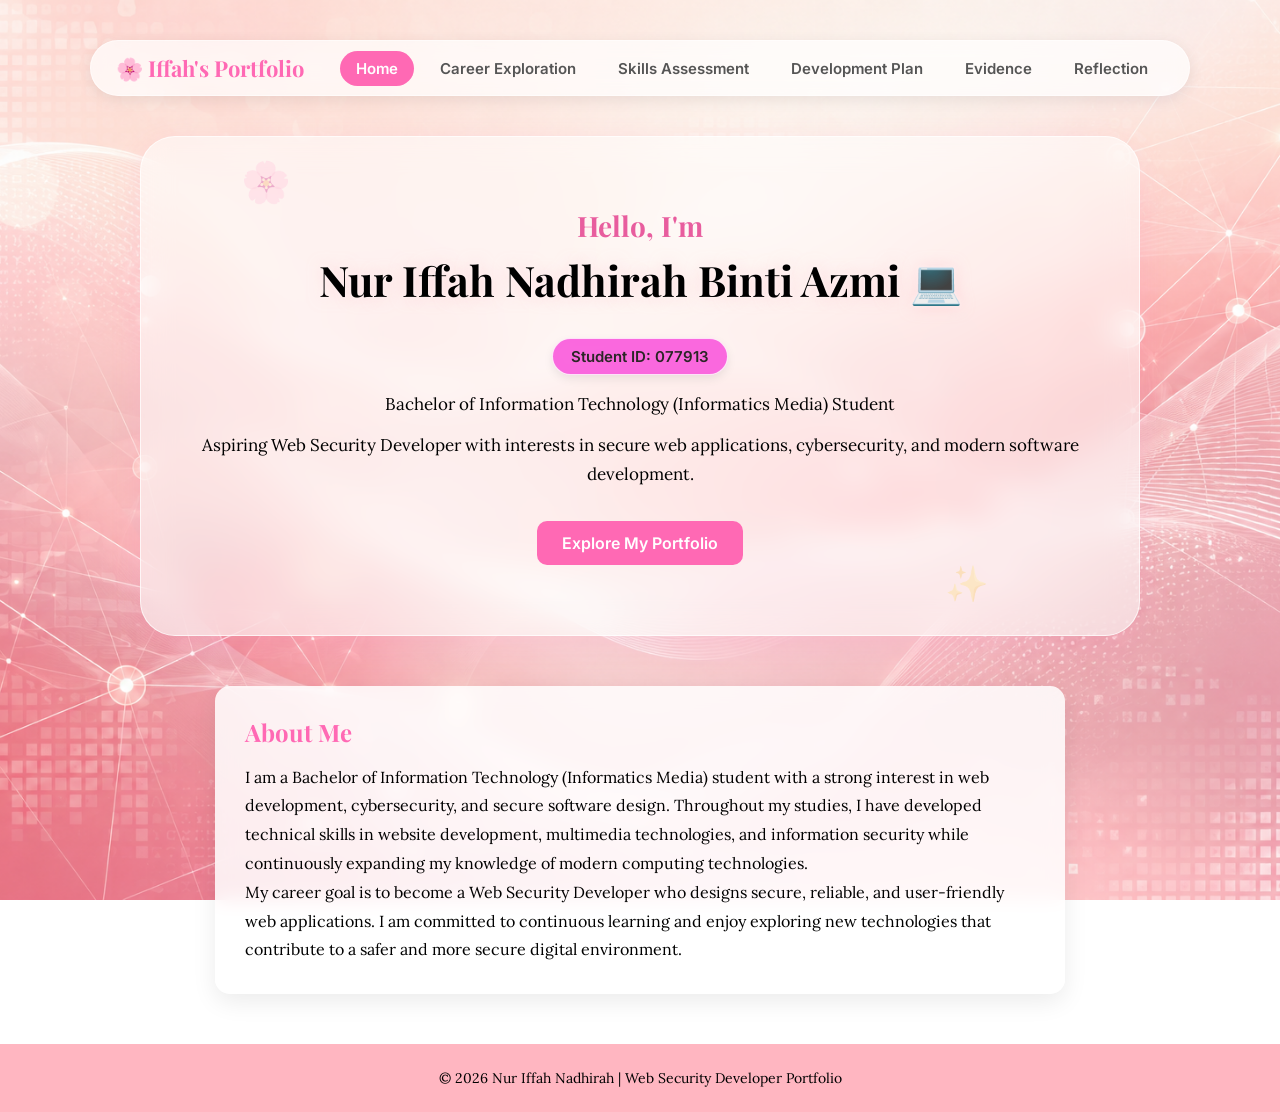
<file: index.html>
<!DOCTYPE html>
<html lang="en">

<head>
    <meta charset="UTF-8">
    <meta name="viewport" content="width=device-width, initial-scale=1.0">
    <title>Home | Web Security Developer Portfolio</title>

    
    <link rel="preconnect" href="https://fonts.googleapis.com">
<link rel="preconnect" href="https://fonts.gstatic.com" crossorigin>
<link href="https://fonts.googleapis.com/css2?family=Inter:wght@400;500;600;700&family=Lora:wght@400;500;600;700&family=Playfair+Display:wght@600;700;800&display=swap" rel="stylesheet">
<link rel="stylesheet" href="style.css">
<link rel="icon" type="image/png" href="images/favicon.png">
</head>

<body>

    <!-- Navigation -->
    <nav>

    <h1>🌸 Iffah's Portfolio</h1>

    <div class="menu-toggle" id="menu-toggle">
        ☰
    </div>

    <ul id="nav-links">
        <li><a href="index.html" class="active">Home</a></li>
        <li><a href="career.html">Career Exploration</a></li>
        <li><a href="skills.html">Skills Assessment</a></li>
        <li><a href="development.html">Development Plan</a></li>
        <li><a href="evidence.html">Evidence</a></li>
        <li><a href="reflection.html">Reflection</a></li>
    </ul>

</nav>

    <!-- Hero Section -->
    <section class="hero">

    <h2>Hello, I'm</h2>

    <h1>Nur Iffah Nadhirah Binti Azmi</h1>

    <div class="student-id">
        Student ID: 077913
    </div>

    <p>
        Bachelor of Information Technology
        (Informatics Media) Student
    </p>

    <p>
        Aspiring Web Security Developer with
        interests in secure web applications,
        cybersecurity, and modern software
        development.
    </p>

    <a href="career.html" class="btn">
        Explore My Portfolio
    </a>

</section>

<!-- About Me -->

<section class="career-section">

    <h2>About Me</h2>

    <p>
        I am a Bachelor of Information Technology
        (Informatics Media) student with a strong
        interest in web development, cybersecurity,
        and secure software design. Throughout my
        studies, I have developed technical skills
        in website development, multimedia technologies,
        and information security while continuously
        expanding my knowledge of modern computing
        technologies.
    </p>

    <p>
        My career goal is to become a Web Security
        Developer who designs secure, reliable,
        and user-friendly web applications. I am
        committed to continuous learning and enjoy
        exploring new technologies that contribute
        to a safer and more secure digital environment.
    </p>

</section>

<script src="script.js"></script>

<footer>
    <p>
        © 2026 Nur Iffah Nadhirah | Web Security Developer Portfolio
    </p>
</footer>
</body>

</html>
</file>
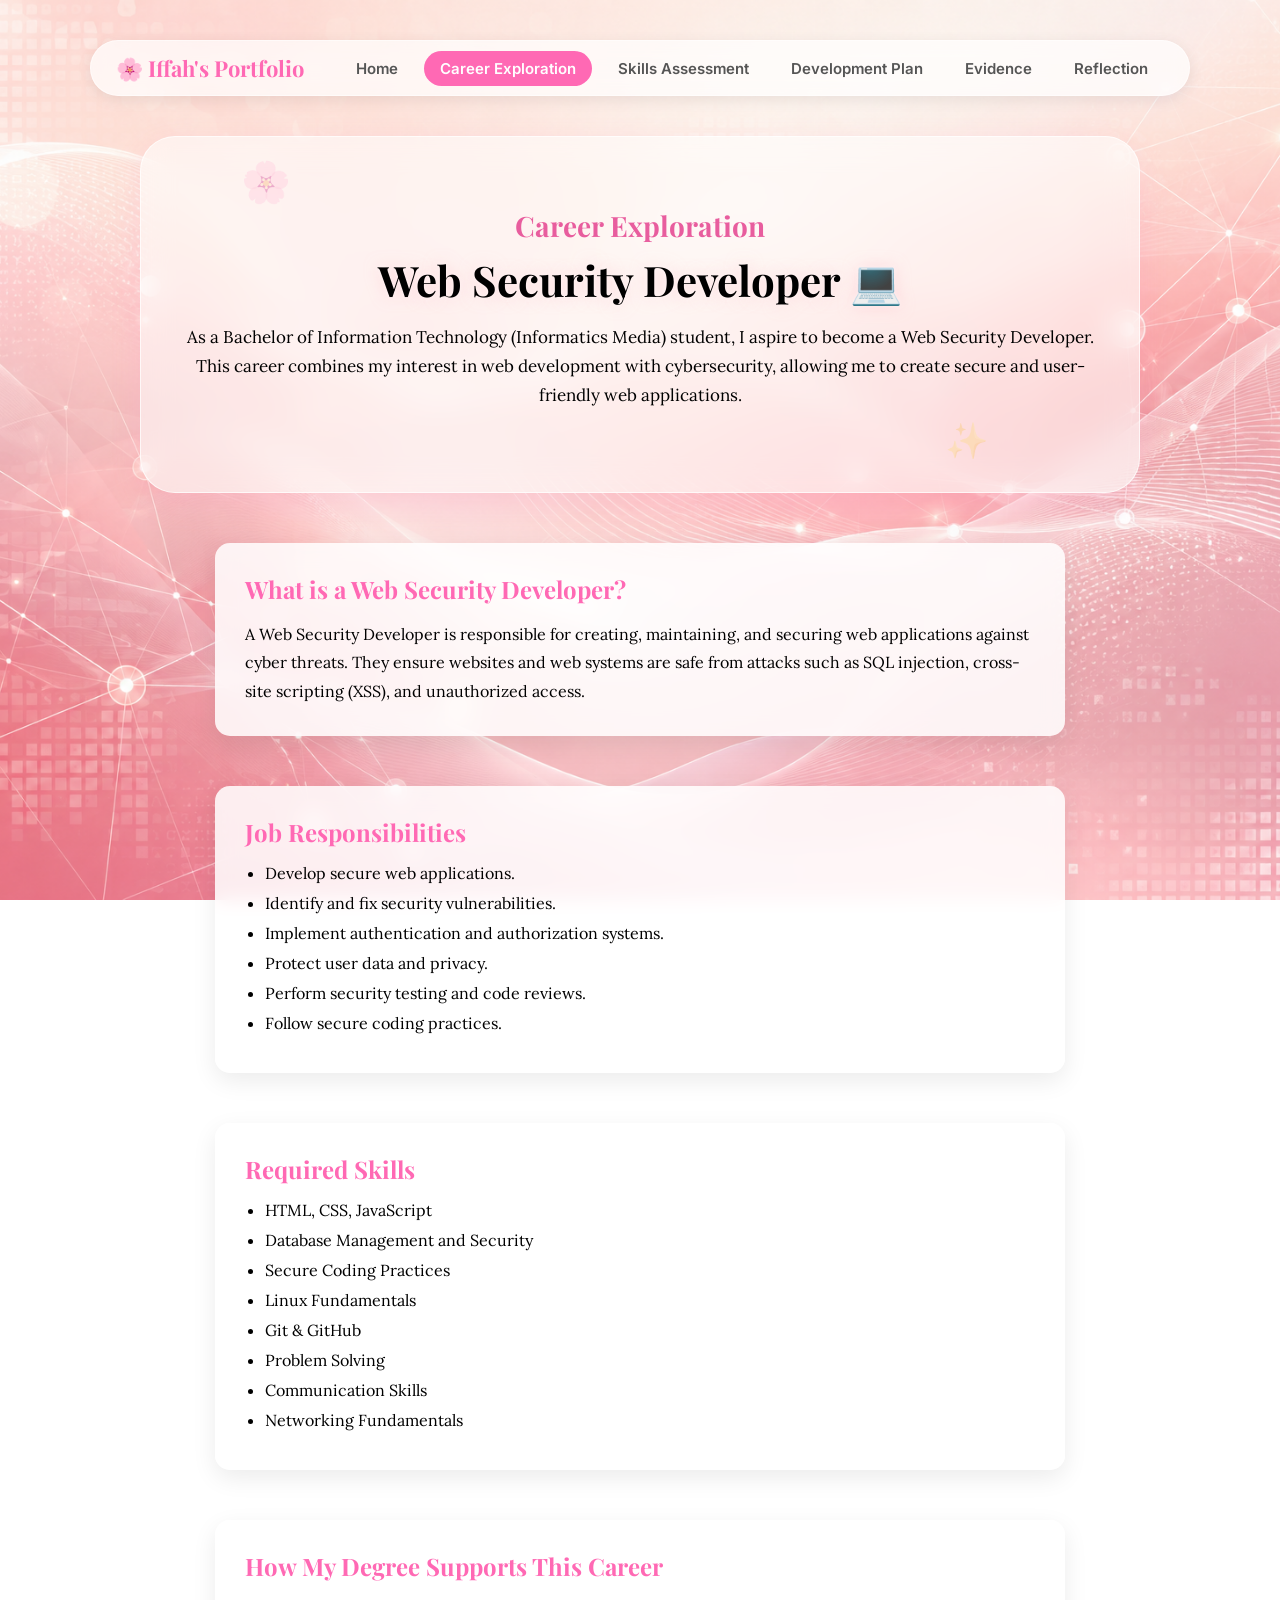
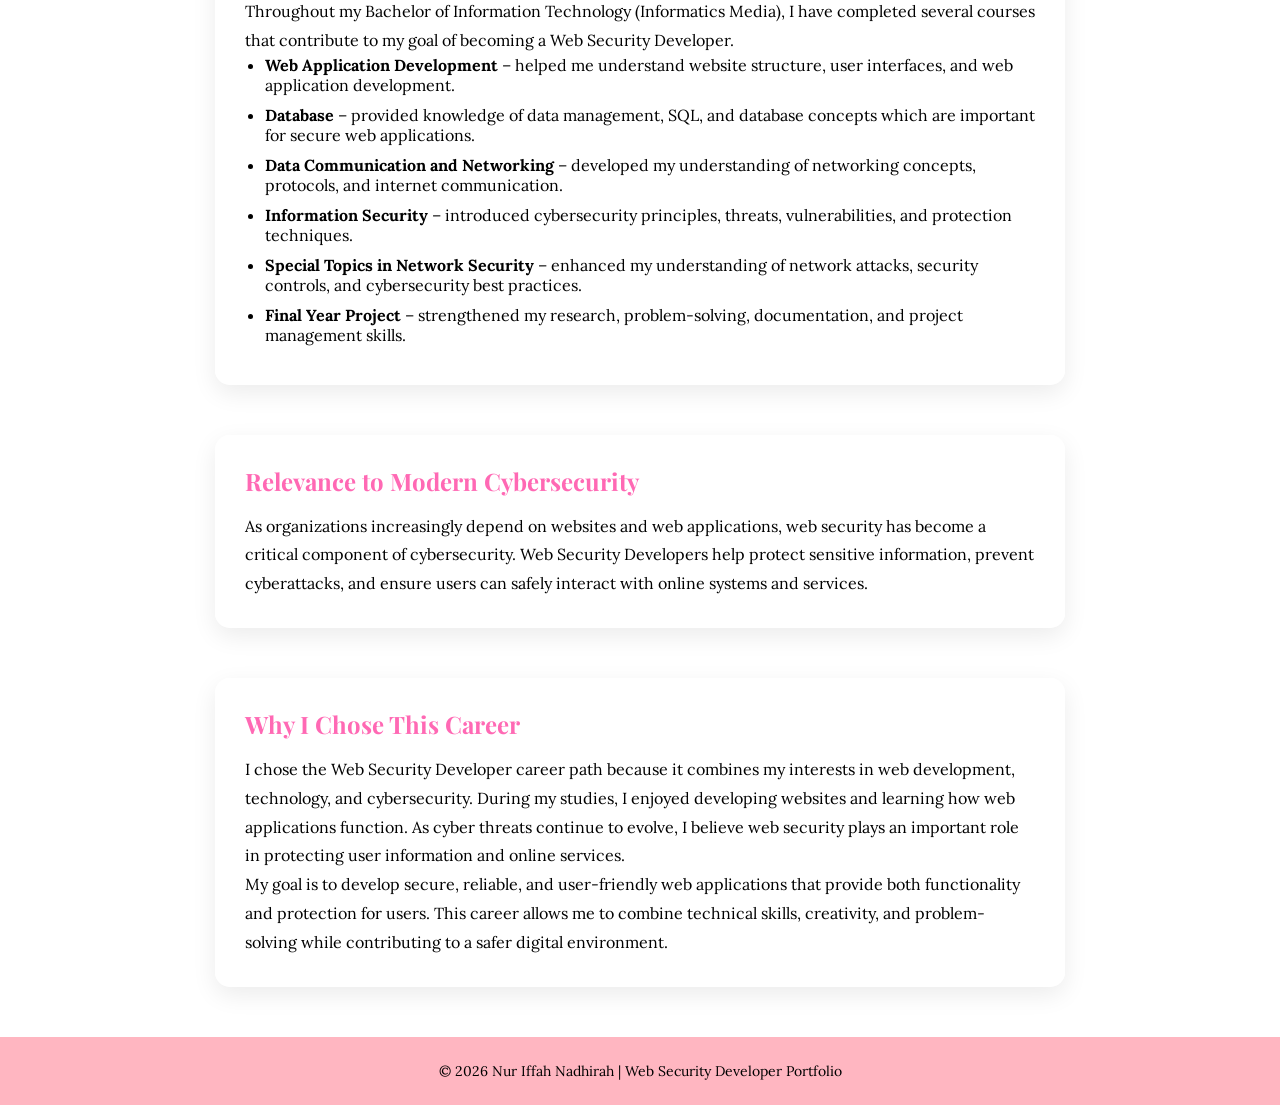
<file: career.html>
<!DOCTYPE html>
<html lang="en">

<head>
    <meta charset="UTF-8">
    <meta name="viewport" content="width=device-width, initial-scale=1.0">
    <title>Career Exploration | Web Security Developer Portfolio</title>
    
    <link rel="preconnect" href="https://fonts.googleapis.com">
    <link rel="preconnect" href="https://fonts.gstatic.com" crossorigin>
    <link href="https://fonts.googleapis.com/css2?family=Inter:wght@400;500;600;700&family=Lora:wght@400;500;600;700&family=Playfair+Display:wght@600;700;800&display=swap" rel="stylesheet">
<link rel="stylesheet" href="style.css">
<link rel="icon" type="image/png" href="images/favicon.png">
</head>

<body>

    <!-- Navigation -->
    <nav>
        <h1>🌸 Iffah's Portfolio</h1>

<div class="menu-toggle" id="menu-toggle">
        ☰
    </div>


        <ul id="nav-links">
            <li><a href="index.html">Home</a></li>
            <li><a href="career.html" class="active">Career Exploration</a></li>
            <li><a href="skills.html">Skills Assessment</a></li>
            <li><a href="development.html">Development Plan</a></li>
            <li><a href="evidence.html">Evidence</a></li>
            <li><a href="reflection.html">Reflection</a></li>
        </ul>
    </nav>

    <!-- Hero Section -->
    <section class="hero">

        <h2>Career Exploration</h2>

        <h1>Web Security Developer</h1>

        <p>
            As a Bachelor of Information Technology (Informatics Media) student,
            I aspire to become a Web Security Developer. This career combines my
            interest in web development with cybersecurity, allowing me to create
            secure and user-friendly web applications.
        </p>

    </section>

    <!-- What is a Web Security Developer -->
    <section class="career-section">

        <h2>What is a Web Security Developer?</h2>

        <p>
            A Web Security Developer is responsible for creating,
            maintaining, and securing web applications against cyber threats.
            They ensure websites and web systems are safe from attacks such as
            SQL injection, cross-site scripting (XSS), and unauthorized access.
        </p>

    </section>

    <!-- Job Responsibilities -->
    <section class="career-section">

        <h2>Job Responsibilities</h2>

        <ul>
            <li>Develop secure web applications.</li>

            <li>Identify and fix security vulnerabilities.</li>

            <li>Implement authentication and authorization systems.</li>

            <li>Protect user data and privacy.</li>

            <li>Perform security testing and code reviews.</li>

            <li>Follow secure coding practices.</li>
        </ul>

    </section>

    <!-- Required Skills -->
    <section class="career-section">

        <h2>Required Skills</h2>

        <ul>
            <li>HTML, CSS, JavaScript</li>

            <li>Database Management and Security</li>

            <li>Secure Coding Practices</li>

            <li>Linux Fundamentals</li>

            <li>Git & GitHub</li>

            <li>Problem Solving</li>

            <li>Communication Skills</li>

            <li>Networking Fundamentals</li>
        </ul>

    </section>

    <!-- Degree Contribution -->
    <section class="career-section">

        <h2>How My Degree Supports This Career</h2>

        <p>
            Throughout my Bachelor of Information Technology (Informatics Media),
            I have completed several courses that contribute to my goal of becoming
            a Web Security Developer.
        </p>

        <ul>

            <li>
                <strong>Web Application Development</strong> –
                helped me understand website structure, user interfaces,
                and web application development.
            </li>

            <li>
                <strong>Database</strong> –
                provided knowledge of data management, SQL, and database concepts
                which are important for secure web applications.
            </li>

            <li>
                <strong>Data Communication and Networking</strong> –
                developed my understanding of networking concepts,
                protocols, and internet communication.
            </li>

            <li>
                <strong>Information Security</strong> –
                introduced cybersecurity principles, threats,
                vulnerabilities, and protection techniques.
            </li>

            <li>
                <strong>Special Topics in Network Security</strong> –
                enhanced my understanding of network attacks,
                security controls, and cybersecurity best practices.
            </li>

            <li>
                <strong>Final Year Project</strong> –
                strengthened my research, problem-solving,
                documentation, and project management skills.
            </li>

        </ul>

    </section>

    <!-- Relevance -->
    <section class="career-section">

        <h2>Relevance to Modern Cybersecurity</h2>

        <p>
            As organizations increasingly depend on websites and web applications,
            web security has become a critical component of cybersecurity.
            Web Security Developers help protect sensitive information,
            prevent cyberattacks, and ensure users can safely interact with
            online systems and services.
        </p>

    </section>

    <!-- Personal Interest -->
    <section class="career-section">

        <h2>Why I Chose This Career</h2>

        <p>
            I chose the Web Security Developer career path because it combines
            my interests in web development, technology, and cybersecurity.
            During my studies, I enjoyed developing websites and learning how
            web applications function. As cyber threats continue to evolve,
            I believe web security plays an important role in protecting user
            information and online services.
        </p>

        <p>
            My goal is to develop secure, reliable, and user-friendly web
            applications that provide both functionality and protection for users.
            This career allows me to combine technical skills, creativity,
            and problem-solving while contributing to a safer digital environment.
        </p>

    </section>

    <script src="script.js"></script>

    <footer>
    <p>
        © 2026 Nur Iffah Nadhirah | Web Security Developer Portfolio
    </p>
</footer>
</body>

</html>
</file>
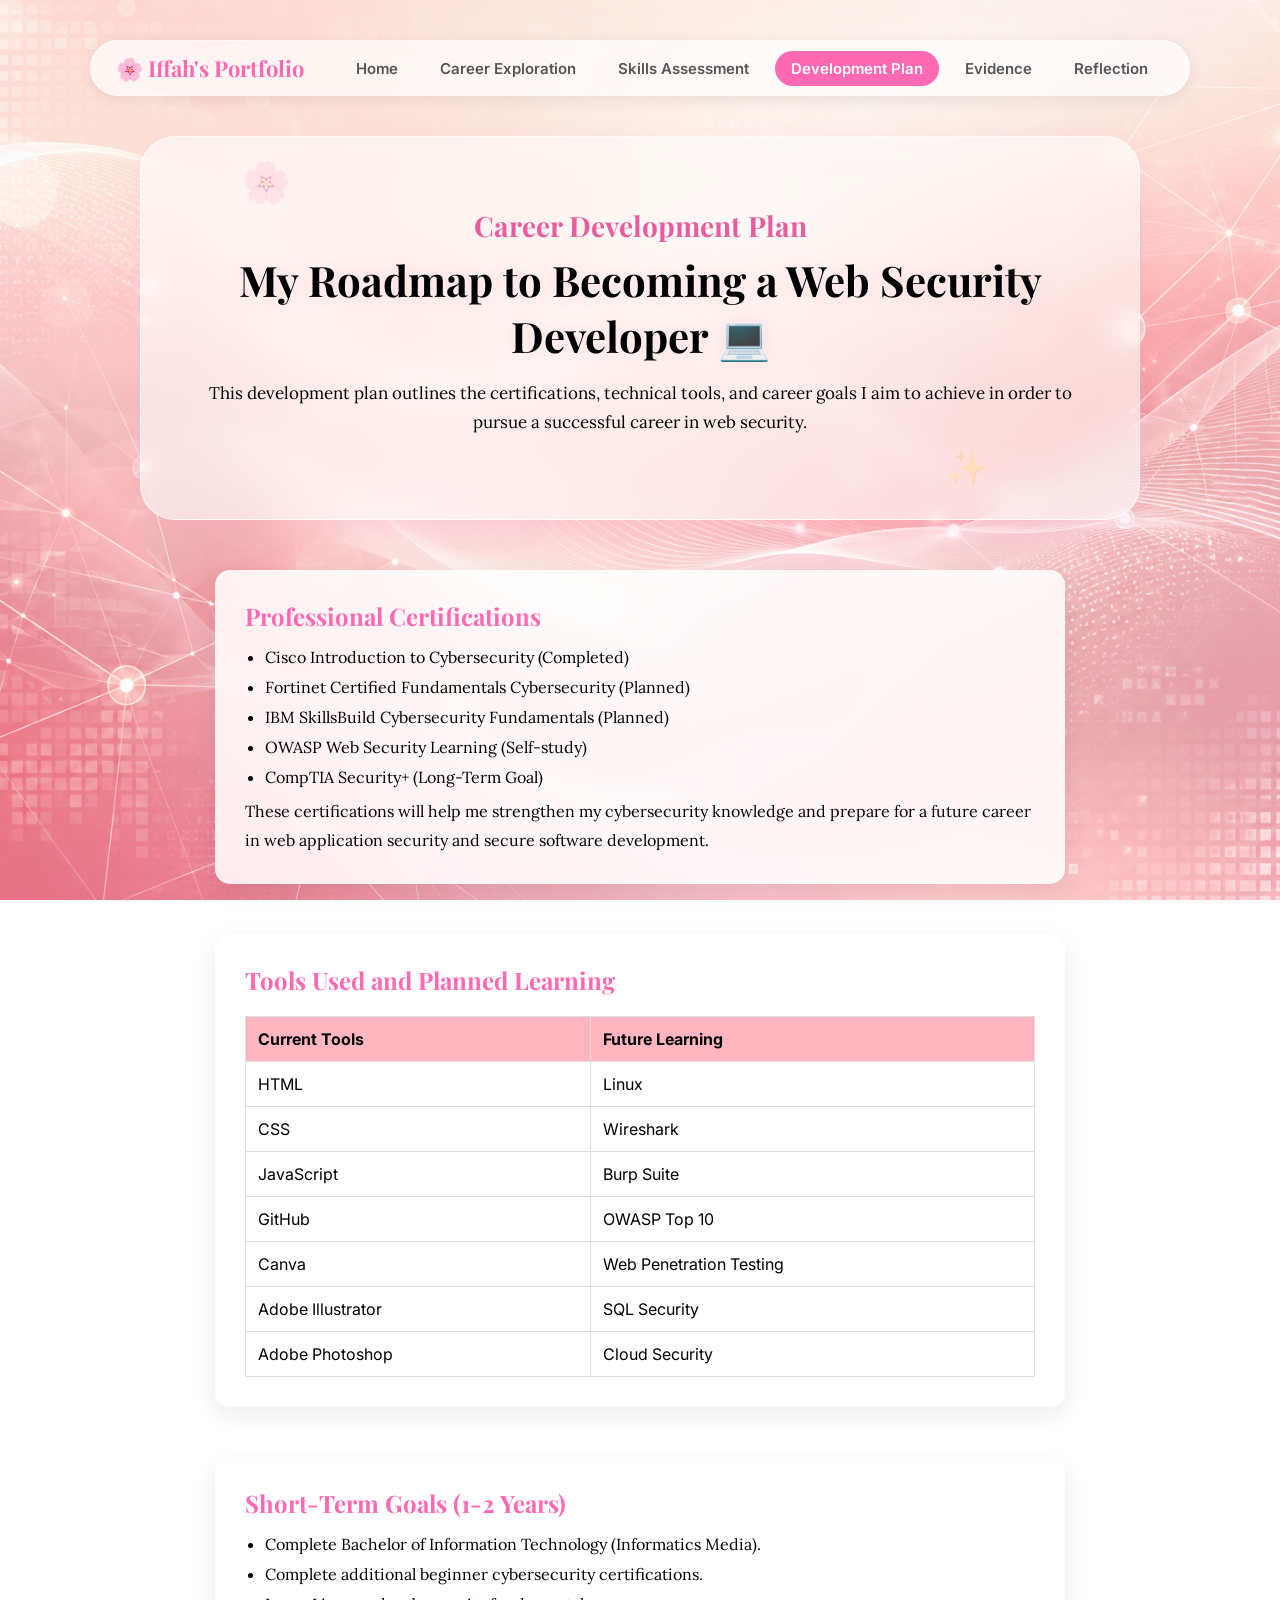
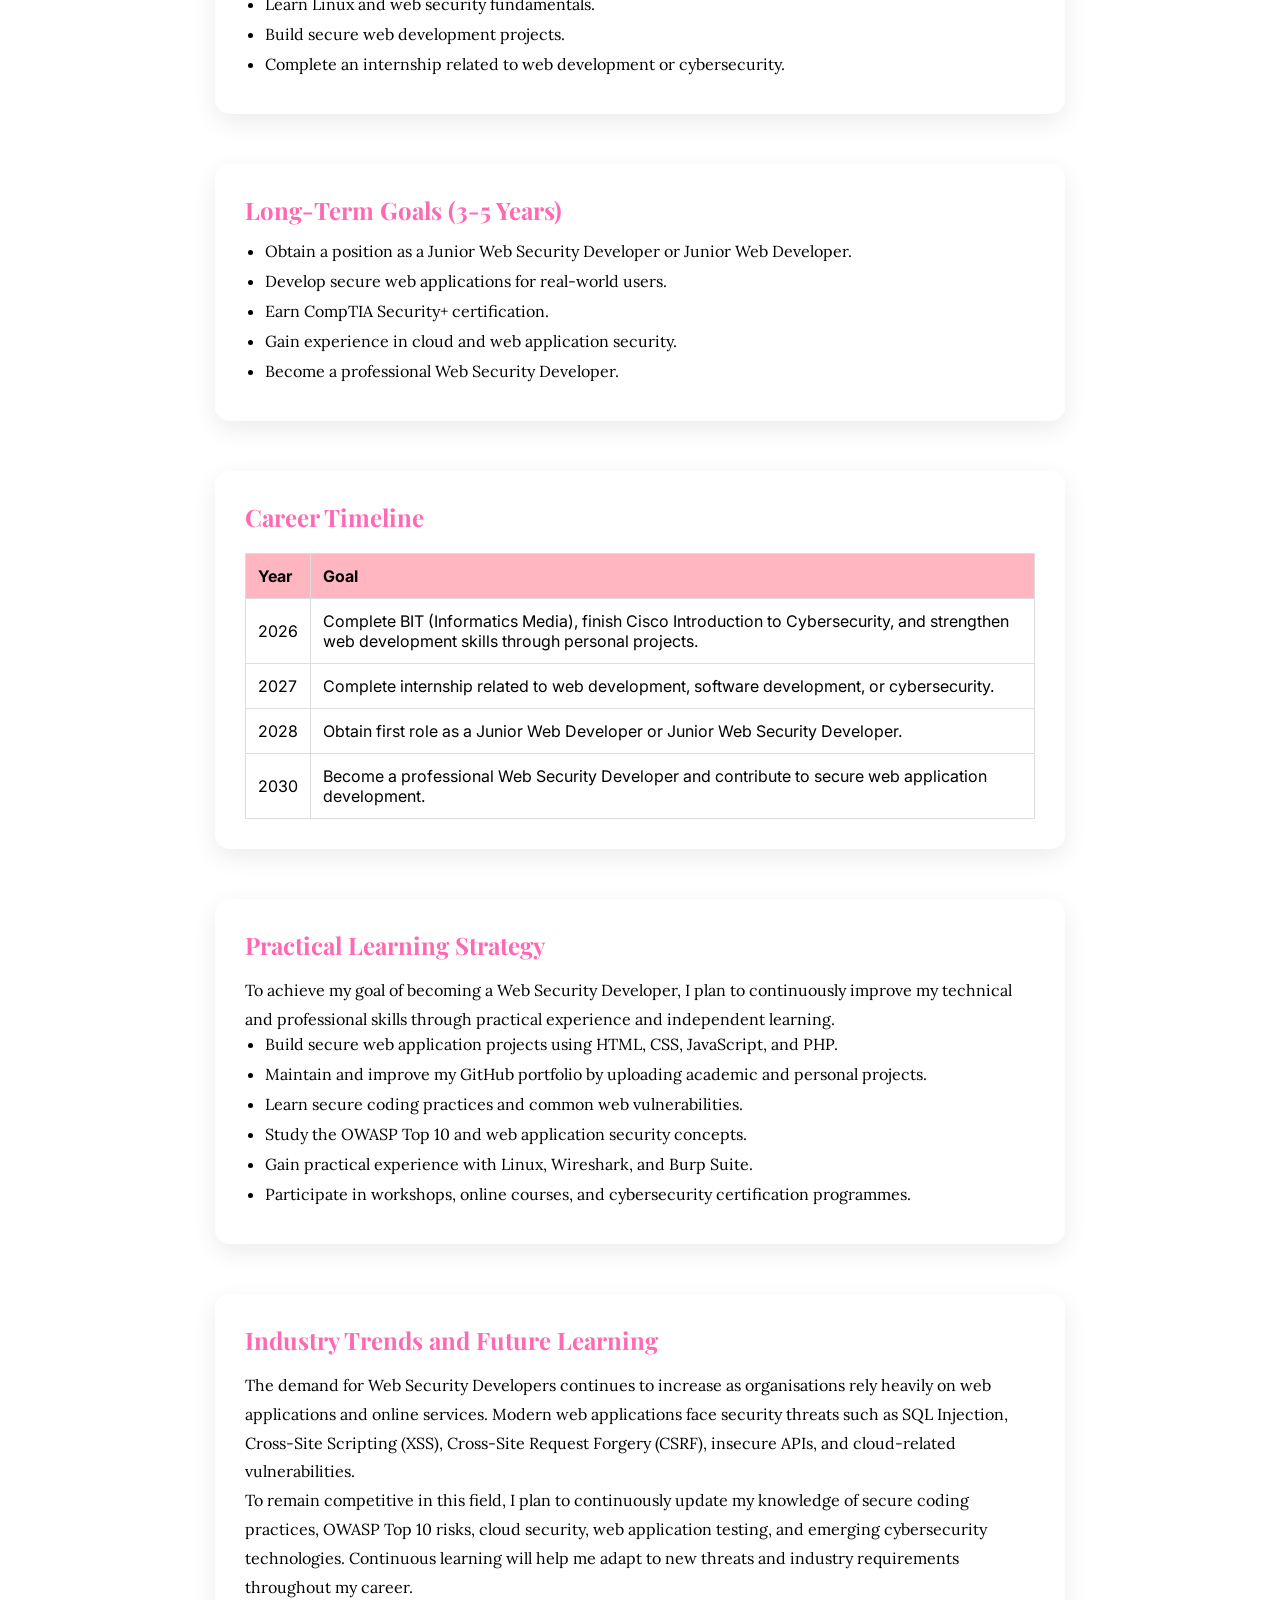
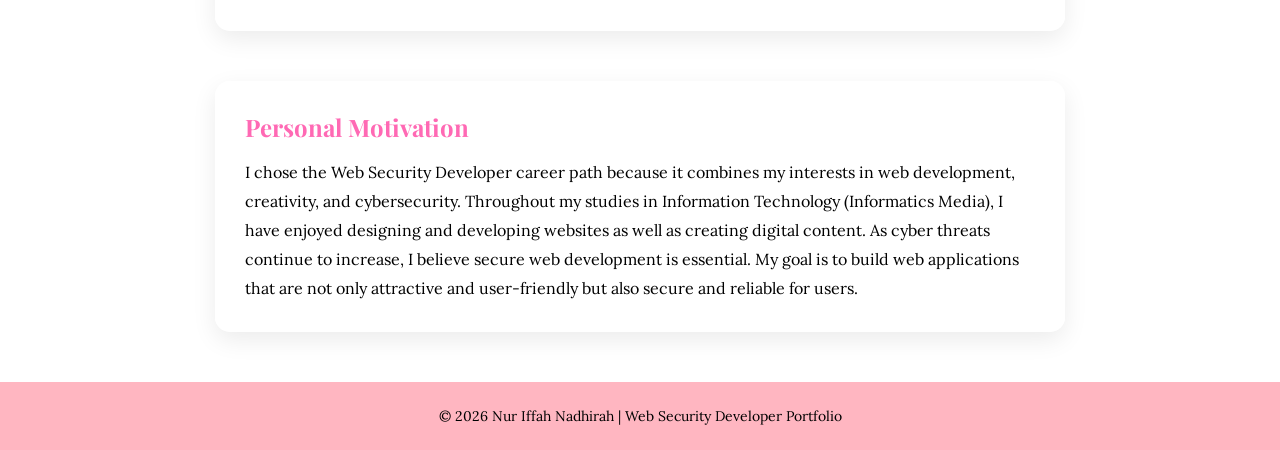
<file: development.html>
<!DOCTYPE html>
<html lang="en">

<head>
    <meta charset="UTF-8">
    <meta name="viewport" content="width=device-width, initial-scale=1.0">
    <title>Career Development Plan | Web Security Developer Portfolio</title>

    <link rel="preconnect" href="https://fonts.googleapis.com">
    <link rel="preconnect" href="https://fonts.gstatic.com" crossorigin>
    <link href="https://fonts.googleapis.com/css2?family=Inter:wght@400;500;600;700&family=Lora:wght@400;500;600;700&family=Playfair+Display:wght@600;700;800&display=swap" rel="stylesheet">
    <link rel="stylesheet" href="style.css">
    <link rel="icon" type="image/png" href="images/favicon.png">
</head>

<body>

    <!-- Navigation -->
    <nav>
        <h1>🌸 Iffah's Portfolio</h1>

<div class="menu-toggle" id="menu-toggle">
        ☰
    </div>


        <ul id="nav-links">
            <li><a href="index.html">Home</a></li>
            <li><a href="career.html">Career Exploration</a></li>
            <li><a href="skills.html">Skills Assessment</a></li>
            <li><a href="development.html" class="active">Development Plan</a></li>
            <li><a href="evidence.html">Evidence</a></li>
            <li><a href="reflection.html">Reflection</a></li>
        </ul>
    </nav>

    <!-- Hero -->
    <section class="hero">

        <h2>Career Development Plan</h2>

        <h1>My Roadmap to Becoming a Web Security Developer</h1>

        <p>
            This development plan outlines the certifications,
            technical tools, and career goals I aim to achieve
            in order to pursue a successful career in web security.
        </p>

    </section>

    <!-- Certifications -->
    <section class="career-section">

        <h2>Professional Certifications</h2>

        <ul>
   <li>Cisco Introduction to Cybersecurity (Completed)</li>
   <li>Fortinet Certified Fundamentals Cybersecurity (Planned)</li>
   <li>IBM SkillsBuild Cybersecurity Fundamentals (Planned)</li>
   <li>OWASP Web Security Learning (Self-study)</li>
   <li>CompTIA Security+ (Long-Term Goal)</li>
</ul>

<p>
    These certifications will help me strengthen my cybersecurity knowledge
    and prepare for a future career in web application security and secure
    software development.
</p>

    </section>

    <!-- Tools -->
    <section class="career-section">

        <h2>Tools Used and Planned Learning</h2>

        <table>

            <tr>
                <th>Current Tools</th>
                <th>Future Learning</th>
            </tr>

           <tr>
    <td>HTML</td>
    <td>Linux</td>
</tr>

<tr>
    <td>CSS</td>
    <td>Wireshark</td>
</tr>

<tr>
    <td>JavaScript</td>
    <td>Burp Suite</td>
</tr>

<tr>
    <td>GitHub</td>
    <td>OWASP Top 10</td>
</tr>

<tr>
    <td>Canva</td>
    <td>Web Penetration Testing</td>
</tr>

<tr>
    <td>Adobe Illustrator</td>
    <td>SQL Security</td>
</tr>

<tr>
    <td>Adobe Photoshop</td>
    <td>Cloud Security</td>
</tr>

        </table>

    </section>

    <!-- Short Term -->
    <section class="career-section">

        <h2>Short-Term Goals (1-2 Years)</h2>

        <ul>
            <li>Complete Bachelor of Information Technology (Informatics Media).</li>
            <li>Complete additional beginner cybersecurity certifications.</li>
            <li>Learn Linux and web security fundamentals.</li>
            <li>Build secure web development projects.</li>
            <li>Complete an internship related to web development or cybersecurity.</li>
        </ul>

    </section>

    <!-- Long Term -->
    <section class="career-section">

        <h2>Long-Term Goals (3-5 Years)</h2>

        <ul>
            <li>Obtain a position as a Junior Web Security Developer or Junior Web Developer.</li>
            <li>Develop secure web applications for real-world users.</li>
            <li>Earn CompTIA Security+ certification.</li>
            <li>Gain experience in cloud and web application security.</li>
            <li>Become a professional Web Security Developer.</li>
        </ul>

    </section>

    <!-- Timeline -->
    <section class="career-section">

        <h2>Career Timeline</h2>

        <table>

            <tr>
                <th>Year</th>
                <th>Goal</th>
            </tr>

            <tr>
    <td>2026</td>
    <td>
        Complete BIT (Informatics Media), finish Cisco Introduction to Cybersecurity,
        and strengthen web development skills through personal projects.
    </td>
</tr>

<tr>
    <td>2027</td>
    <td>
        Complete internship related to web development, software development,
        or cybersecurity.
    </td>
</tr>

<tr>
    <td>2028</td>
    <td>
        Obtain first role as a Junior Web Developer or Junior Web Security Developer.
    </td>
</tr>

<tr>
    <td>2030</td>
    <td>
        Become a professional Web Security Developer and contribute to secure
        web application development.
    </td>
</tr>

        </table>

    </section>

    <!-- Practical Learning Strategy -->

<section class="career-section">

    <h2>Practical Learning Strategy</h2>

    <p>
        To achieve my goal of becoming a Web Security Developer,
        I plan to continuously improve my technical and professional
        skills through practical experience and independent learning.
    </p>

    <ul>

        <li>
            Build secure web application projects using HTML, CSS,
            JavaScript, and PHP.
        </li>

        <li>
            Maintain and improve my GitHub portfolio by uploading
            academic and personal projects.
        </li>

        <li>
            Learn secure coding practices and common web vulnerabilities.
        </li>

        <li>
            Study the OWASP Top 10 and web application security concepts.
        </li>

        <li>
            Gain practical experience with Linux, Wireshark,
            and Burp Suite.
        </li>

        <li>
            Participate in workshops, online courses,
            and cybersecurity certification programmes.
        </li>

    </ul>

</section>

    <section class="career-section">

<h2>Industry Trends and Future Learning</h2>

<p>
    The demand for Web Security Developers continues to increase as
    organisations rely heavily on web applications and online services.
    Modern web applications face security threats such as SQL Injection,
    Cross-Site Scripting (XSS), Cross-Site Request Forgery (CSRF),
    insecure APIs, and cloud-related vulnerabilities.
</p>

<p>
    To remain competitive in this field, I plan to continuously update
    my knowledge of secure coding practices, OWASP Top 10 risks,
    cloud security, web application testing, and emerging cybersecurity
    technologies. Continuous learning will help me adapt to new threats
    and industry requirements throughout my career.
</p>


</section>

<section class="career-section">
    <h2>Personal Motivation</h2>

<p>
    I chose the Web Security Developer career path because it combines my
    interests in web development, creativity, and cybersecurity. Throughout
    my studies in Information Technology (Informatics Media), I have enjoyed
    designing and developing websites as well as creating digital content.
    As cyber threats continue to increase, I believe secure web development
    is essential. My goal is to build web applications that are not only
    attractive and user-friendly but also secure and reliable for users.
</p>

</section>

    <script src="script.js"></script>

    <footer>
    <p>
        © 2026 Nur Iffah Nadhirah | Web Security Developer Portfolio
    </p>
</footer>
</body>

</html>
</file>
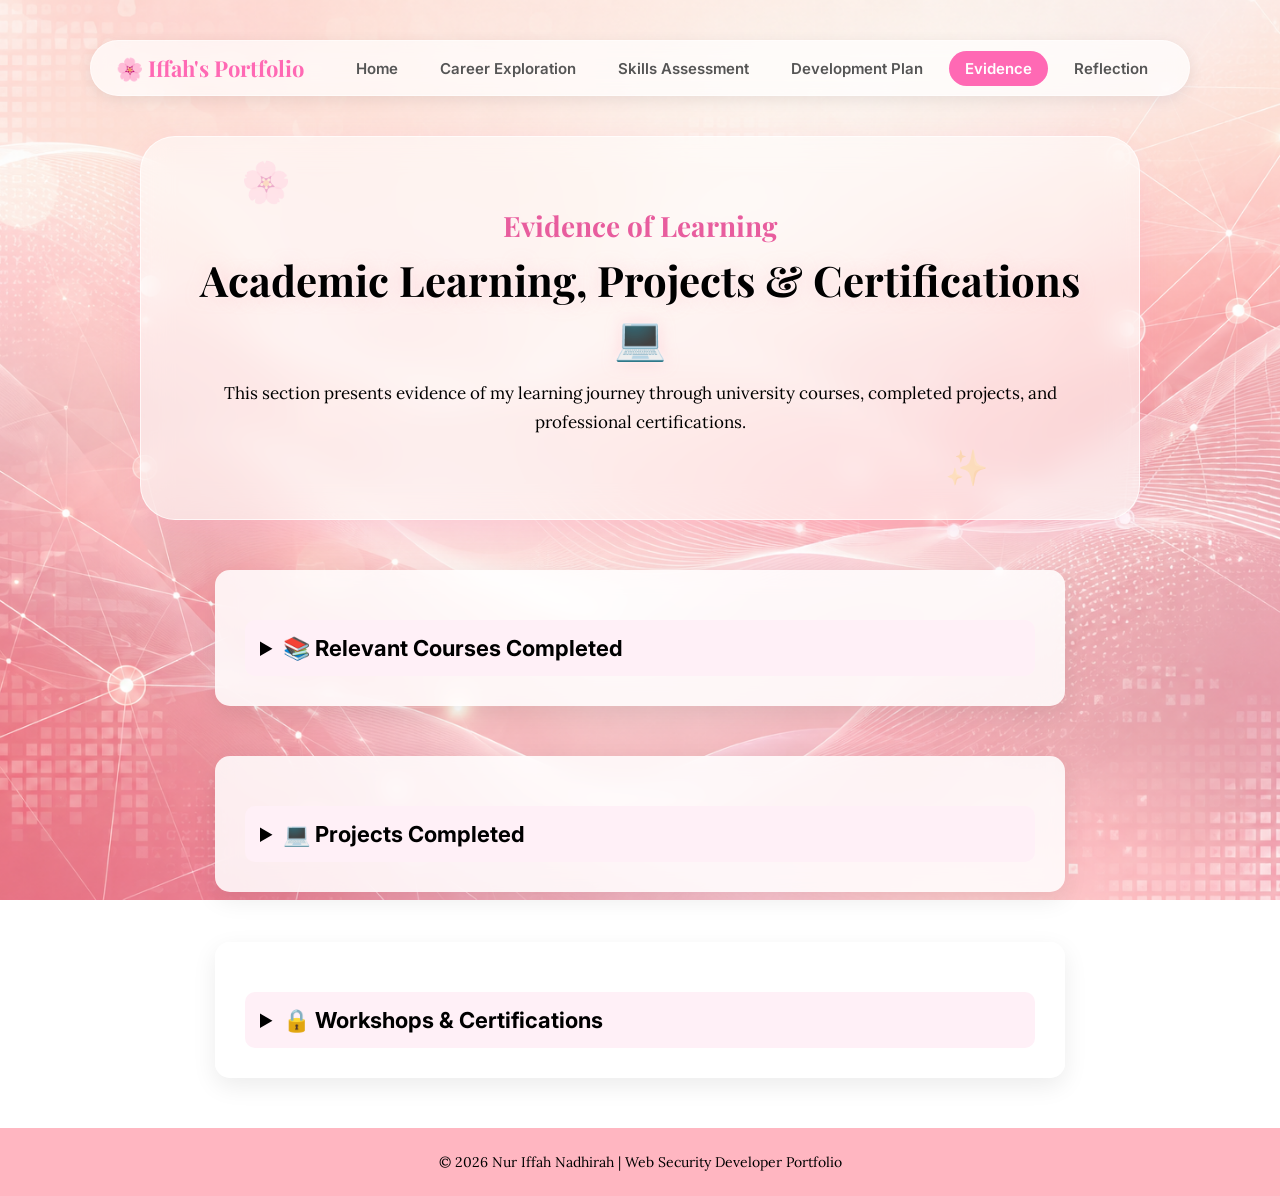
<file: evidence.html>
<!DOCTYPE html>
<html lang="en">

<head>
    <meta charset="UTF-8">
    <meta name="viewport" content="width=device-width, initial-scale=1.0">
    <title>Evidence of Learning | Web Security Developer Portfolio</title>

<link rel="preconnect" href="https://fonts.googleapis.com">
<link rel="preconnect" href="https://fonts.gstatic.com" crossorigin>

<link href="https://fonts.googleapis.com/css2?family=Inter:wght@400;500;600;700&family=Lora:wght@400;500;600;700&family=Playfair+Display:wght@600;700;800&display=swap" rel="stylesheet">
<link rel="stylesheet" href="style.css">
<link rel="icon" type="image/png" href="images/favicon.png">

</head>

<body>

<nav>
    <h1>🌸 Iffah's Portfolio</h1>

<div class="menu-toggle" id="menu-toggle">
        ☰
    </div>


    <ul id="nav-links">
        <li><a href="index.html">Home</a></li>
        <li><a href="career.html">Career Exploration</a></li>
        <li><a href="skills.html">Skills Assessment</a></li>
        <li><a href="development.html">Development Plan</a></li>
        <li><a href="evidence.html" class="active">Evidence</a></li>
        <li><a href="reflection.html">Reflection</a></li>
    </ul>
</nav>

<section class="hero">

    <h2>Evidence of Learning</h2>

    <h1>Academic Learning, Projects & Certifications</h1>

    <p>
        This section presents evidence of my learning journey through
        university courses, completed projects, and professional certifications.
    </p>

</section>

<!-- Relevant Courses -->

<section class="career-section">

    <details>

        <summary>📚 Relevant Courses Completed</summary>

        <ul>

            <li>
                <strong>Problem Solving and Computer Programming</strong>
                <br>
                Developed programming logic and analytical thinking skills.
            </li>

            <li>
                <strong>Object Oriented Programming</strong>
                <br>
                Introduced software development concepts and structured programming.
            </li>

            <li>
                <strong>System Analysis and Design</strong>
                <br>
                Improved my ability to analyse requirements and design systems.
            </li>

            <li>
                <strong>Database</strong>
                <br>
                Developed knowledge of database management and SQL concepts.
            </li>

            <li>
                <strong>Web Application Development</strong>
                <br>
                Provided practical experience in developing websites
                and web-based applications.
            </li>

            <li>
                <strong>Software Project Management</strong>
                <br>
                Strengthened teamwork, planning,
                and project coordination skills.
            </li>

            <li>
                <strong>Data Communication and Networking</strong>
                <br>
                Developed understanding of networking concepts,
                communication protocols, and internet technologies.
            </li>

            <li>
                <strong>Information Security</strong>
                <br>
                Learned cybersecurity principles,
                threats, vulnerabilities, and protection methods.
            </li>

            <li>
                <strong>Wireless Communication and Mobile Network</strong>
                <br>
                Studied wireless networking technologies
                and communication systems.
            </li>

            <li>
                <strong>Special Topics in Network Security</strong>
                <br>
                Explored network security concepts
                and cybersecurity best practices.
            </li>

            <li>
                <strong>Special Topics in Software Development</strong>
                <br>
                Enhanced software engineering
                and development skills.
            </li>

            <li>
                <strong>Final Year Project I & II</strong>
                <br>
                Applied technical knowledge and problem-solving
                skills through practical project development.
            </li>

        </ul>

    </details>

</section>

<!-- PROJECTS -->

<section class="career-section">

    <details>

        <summary>💻 Projects Completed</summary>

        <div class="project">

            <h3>Personal Tech Blog</h3>

            <p>
                A responsive portfolio website developed using
                HTML, CSS, and JavaScript.
            </p>

            <p>
                <strong>Skills Demonstrated:</strong>
                HTML, CSS, JavaScript,
                Responsive Design,
                and GitHub Version Control.
            </p>

            <a href="images/blog.png" target="_blank">
                <img src="images/blog.png" alt="Personal Tech Blog">
            </a>

            <br>

            <a href="https://github.com/niindp/personal-tech-blog"
               target="_blank"
               class="project-btn">
               🔗 View GitHub Repository
            </a>

        </div>

        <hr>

        <div class="project">

            <h3>Informational Website</h3>

            <p>
                Developed an informational website using multimedia content
                and responsive web design principles.
            </p>

            <p>
                <strong>Skills Demonstrated:</strong>
                Web Design, Multimedia Integration,
                Content Organization, Responsive Design,
                and User Interface Development.
            </p>

            <p>
                Best viewed using a PC or laptop for the optimal experience.
            </p>

            <a href="images/website.png" target="_blank">
                <img src="images/website.png" alt="Informational Website">
            </a>

            <br>

            <a href="https://077913.unisza.work/Nin_Florist/"
               target="_blank"
               class="project-btn">
               🌐 View Website
            </a>

        </div>

        <hr>

        <div class="project">

            <h3>AR Journey to Self-Awareness</h3>

            <p>
                Developed an augmented reality learning experience
                focusing on self-awareness and interactive learning.
            </p>

            <p>
                <strong>Skills Demonstrated:</strong>
                Augmented Reality Development,
                Interactive Learning Design,
                Multimedia Production,
                and Problem Solving.
            </p>

            <a href="images/ar-project.jpg" target="_blank">
                <img src="images/ar-project.jpg" alt="AR Project">
            </a>

            <br>

            <a href="reports/ar-journey-report.pdf"
   target="_blank"
   class="project-btn">
   📄 View Project Interface
</a>

        </div>

        <hr>

        <div class="project">

            <h3>3D Animation Project</h3>

            <p>
                Created a 3D animation project demonstrating
                multimedia design and storytelling skills.
            </p>

            <p>
                <strong>Skills Demonstrated:</strong>
                3D Modelling,
                Animation Principles,
                Creative Storytelling,
                and Digital Content Creation.
            </p>

            <a href="images/animation.png" target="_blank">
                <img src="images/animation.png" alt="Animation Project">
            </a>

            <br>

            <a href="reports/animation-report.pdf"
   target="_blank"
   class="project-btn">
   📄 View Report
</a>

<a href="https://www.youtube.com/watch?v=Wp7P_Tvm0Mk"
   target="_blank"
   class="project-btn">
   🎥 Watch Animation
</a>

             </div>

<hr>

            <div class="project">

    <h3>Art and Design Project</h3>

    <p>
        Created digital posters, promotional materials, and visual designs
        using graphic design principles and multimedia tools.
    </p>

    <p>
        <strong>Skills Demonstrated:</strong>
        Canva,
        Adobe Illustrator,
        Adobe Photoshop,
        Visual Communication,
        Layout Design,
        Branding,
        and Creative Thinking.
    </p>

    <a href="images/art-design.png" target="_blank">
        <img src="images/art-design.png" alt="Art and Design Project">
    </a>

    <br>

    <a href="reports/art-design-report.pdf"
       target="_blank"
       class="project-btn">
       📄 View Report
    </a>

</div>

<hr>

<div class="project">

    <h3>Digital Audio and Video Technology Project</h3>

    <p>
        Created multimedia video content involving planning,
        recording, editing, and post-production processes.
    </p>

    <p>
        <strong>Skills Demonstrated:</strong>
        Video Editing,
        Audio Production,
        Storytelling,
        Multimedia Design,
        and Team Collaboration.
    </p>

    <a href="images/video-project.png" target="_blank">
        <img src="images/video-project.png" alt="Video Project">
    </a>

    <br>

    <a href="reports/video-report.pdf"
       target="_blank"
       class="project-btn">
       📄 View Report
    </a>

    <a href="https://www.tiktok.com/@iffah5587/video/7604117660258831634?_r=1&_t=ZS-96xYuezeAoq"
       target="_blank"
       class="project-btn">
       🎥 Watch Video
    </a>

</div>

<hr>

<div class="project">

    <h3>Photography Project: Tradition Meets Elegance – The Essence of Eid Adha</h3>

    <p>
        A photography project capturing cultural traditions,
        celebrations, and visual storytelling through photography.
    </p>

    <p>
        <strong>Skills Demonstrated:</strong>
        Photography,
        Composition,
        Visual Storytelling,
        Image Editing,
        and Creativity.
    </p>

    <a href="images/eid-adha.png" target="_blank">
        <img src="images/eid-adha.png"
             alt="Tradition Meets Elegance">
    </a>

    <br>

    <a href="reports/eid-adha-report.pdf"
       target="_blank"
       class="project-btn">
       📄 View Report
    </a>

</div>

<hr>

<div class="project">

    <h3>Photography Project: Rezeki di Laut – The Hands that Feed</h3>

    <p>
        A documentary-style photography project highlighting
        the lives and contributions of local fishing communities.
    </p>

    <p>
        <strong>Skills Demonstrated:</strong>
        Photography,
        Visual Communication,
        Documentary Storytelling,
        Observation,
        and Creativity.
    </p>

    <a href="images/rezeki-laut.png" target="_blank">
        <img src="images/rezeki-laut.png"
             alt="Rezeki di Laut">
    </a>

    <br>

    <a href="reports/rezeki-laut-report.pdf"
       target="_blank"
       class="project-btn">
       📄 View Report
    </a>

</div>
       
<hr>

<div class="project">

    <h3>Virtual Reality (VR) Project</h3>

    <p>
        Developed an immersive virtual reality experience designed
        to enhance user interaction and engagement within a
        simulated environment.
    </p>

    <p>
        <strong>Skills Demonstrated:</strong>
        Virtual Reality Development,
        User Experience Design,
        Interactive Media,
        Problem Solving,
        and Multimedia Integration.
    </p>

    <a href="images/vr-project.png" target="_blank">
        <img src="images/vr-project.png"
             alt="Virtual Reality Project">
    </a>

    <br>

    <a href="https://drive.google.com/drive/folders/1wjxF7R0ByXHb6uB05tUHk0DNvMY1yogX"
       target="_blank"
       class="project-btn">
       🥽 View VR Project
    </a>

</div>

    </details>

</section>

<!-- CERTIFICATIONS -->

<section class="career-section">

    <details>

        <summary>🔒 Workshops & Certifications</summary>

        <h3>Cisco Introduction to Cybersecurity</h3>

        <p>
            Successfully completed the Cisco Introduction to Cybersecurity
            course, gaining knowledge of cybersecurity fundamentals,
            cyber threats, online safety, and security best practices.
        </p>

        <p>
            <strong>Skills Gained:</strong>
            Cybersecurity Fundamentals,
            Security Best Practices,
            Online Safety,
            Threat Awareness,
            and Risk Management.
        </p>

        <a href="certificates/cisco-certificate.pdf"
           target="_blank"
           class="project-btn">
           🏆 View Cisco Certificate
        </a>

    </details>

</section>

<script src="script.js"></script>

<footer>
    <p>
        © 2026 Nur Iffah Nadhirah | Web Security Developer Portfolio
    </p>
</footer>
</body>

</html>
</file>
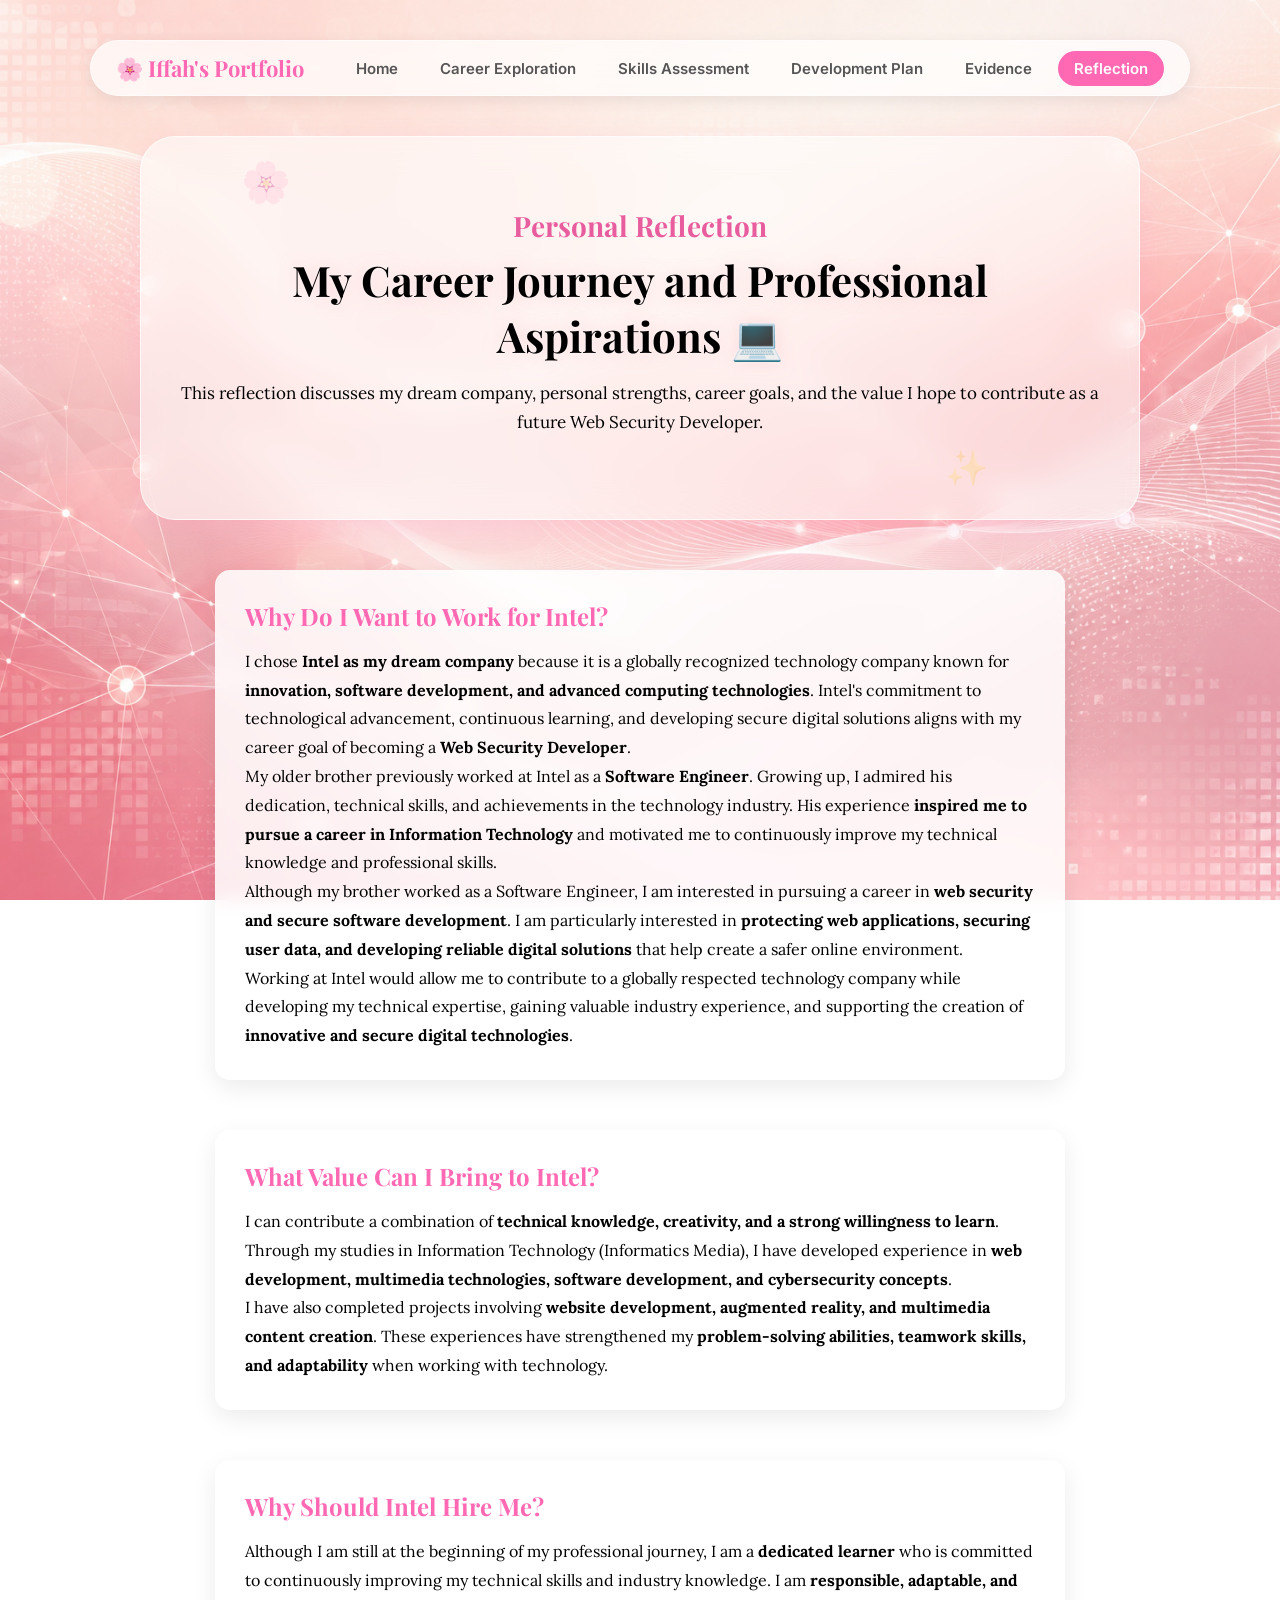
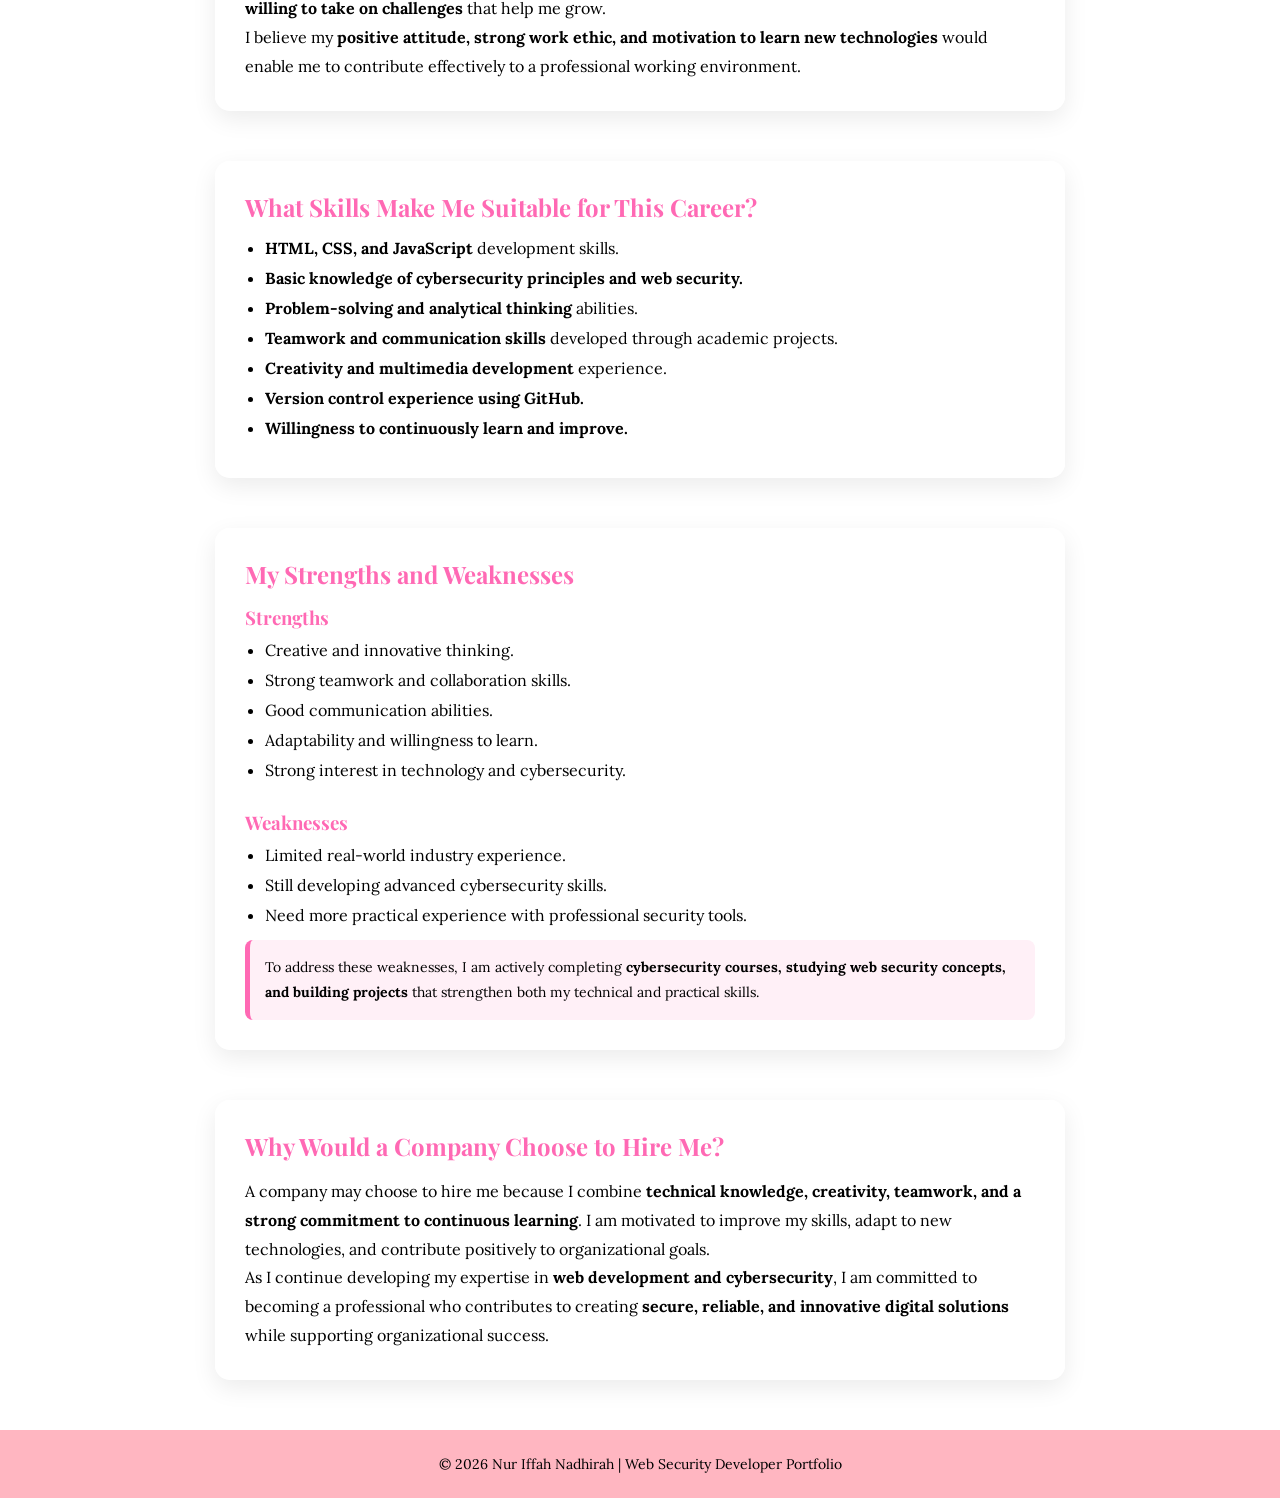
<file: reflection.html>
<!DOCTYPE html>
<html lang="en">

<head>
    <meta charset="UTF-8">
    <meta name="viewport" content="width=device-width, initial-scale=1.0">
    <title>Personal Reflection | Web Security Developer Portfolio</title>
<link rel="preconnect" href="https://fonts.googleapis.com">
<link rel="preconnect" href="https://fonts.gstatic.com" crossorigin>

<link href="https://fonts.googleapis.com/css2?family=Inter:wght@400;500;600;700&family=Lora:wght@400;500;600;700&family=Playfair+Display:wght@600;700;800&display=swap" rel="stylesheet">
    <link rel="stylesheet" href="style.css">
    <link rel="icon" type="image/png" href="images/favicon.png">
</head>

<body>

    <!-- Navigation -->

    <nav>

        <h1>🌸 Iffah's Portfolio</h1>

<div class="menu-toggle" id="menu-toggle">
        ☰
    </div>


        <ul id="nav-links">
    <li><a href="index.html">Home</a></li>
    <li><a href="career.html">Career Exploration</a></li>
    <li><a href="skills.html">Skills Assessment</a></li>
    <li><a href="development.html">Development Plan</a></li>
    <li><a href="evidence.html">Evidence</a></li>
    <li><a href="reflection.html" class="active">Reflection</a></li>
</ul>

    </nav>

    <!-- Hero Section -->

    <section class="hero">

        <h2>Personal Reflection</h2>

        <h1>My Career Journey and Professional Aspirations</h1>
        <p>
            This reflection discusses my dream company, personal strengths,
            career goals, and the value I hope to contribute as a future
            Web Security Developer.
        </p>

    </section>

    <!-- Dream Company -->

<section class="career-section">

    <h2>Why Do I Want to Work for Intel?</h2>

    <p>
    I chose <strong>Intel as my dream company</strong> because it is a globally
    recognized technology company known for <strong>innovation,
    software development, and advanced computing technologies</strong>.
    Intel's commitment to technological advancement,
    continuous learning, and developing secure digital
    solutions aligns with my career goal of becoming a
    <strong>Web Security Developer</strong>.
</p>

    <p>
    My older brother previously worked at Intel as a <strong>Software
    Engineer</strong>. Growing up, I admired his dedication,
    technical skills, and achievements in the technology
    industry. His experience <strong>inspired me to pursue a career
    in Information Technology</strong> and motivated me to
    continuously improve my technical knowledge and
    professional skills.
</p>

    <p>
    Although my brother worked as a Software Engineer,
    I am interested in pursuing a career in <strong>web security
    and secure software development</strong>. I am particularly
    interested in <strong>protecting web applications, securing
    user data, and developing reliable digital solutions</strong>
    that help create a safer online environment.
</p>

    <p>
    Working at Intel would allow me to contribute to a
    globally respected technology company while developing
    my technical expertise, gaining valuable industry
    experience, and supporting the creation of
    <strong>innovative and secure digital technologies</strong>.
</p>

</section>

    <!-- Value -->

    <section class="career-section">

        <h2>What Value Can I Bring to Intel?</h2>

        <p>
    I can contribute a combination of <strong>technical knowledge,
    creativity, and a strong willingness to learn</strong>. Through my
    studies in Information Technology (Informatics Media), I have
    developed experience in <strong>web development, multimedia technologies,
    software development, and cybersecurity concepts</strong>.
</p>

        <p>
    I have also completed projects involving <strong>website development,
    augmented reality, and multimedia content creation</strong>. These
    experiences have strengthened my <strong>problem-solving abilities,
    teamwork skills, and adaptability</strong> when working with technology.
</p>

    </section>

    <!-- Why Hire Me -->

    <section class="career-section">

        <h2>Why Should Intel Hire Me?</h2>

        <p>
    Although I am still at the beginning of my professional journey,
    I am a <strong>dedicated learner</strong> who is committed to continuously improving
    my technical skills and industry knowledge. I am <strong>responsible,
    adaptable, and willing to take on challenges</strong> that help me grow.
</p>

        <p>
    I believe my <strong>positive attitude, strong work ethic, and motivation
    to learn new technologies</strong> would enable me to contribute effectively
    to a professional working environment.
</p>

    </section>

    <!-- Skills -->

    <section class="career-section">

        <h2>What Skills Make Me Suitable for This Career?</h2>

        <ul>

           <li><strong>HTML, CSS, and JavaScript</strong> development skills.</li>

<li><strong>Basic knowledge of cybersecurity principles and web security.</strong></li>

<li><strong>Problem-solving and analytical thinking</strong> abilities.</li>

<li><strong>Teamwork and communication skills</strong> developed through academic projects.</li>

<li><strong>Creativity and multimedia development</strong> experience.</li>

<li><strong>Version control experience using GitHub.</strong></li>

<li><strong>Willingness to continuously learn and improve.</strong></li>
        </ul>

    </section>

    <!-- Strengths and Weaknesses -->

    <section class="career-section">

        <h2>My Strengths and Weaknesses</h2>

        <h3>Strengths</h3>

        <ul>

            <li>Creative and innovative thinking.</li>

            <li>Strong teamwork and collaboration skills.</li>

            <li>Good communication abilities.</li>

            <li>Adaptability and willingness to learn.</li>

            <li>Strong interest in technology and cybersecurity.</li>

        </ul>

        <br>

        <h3>Weaknesses</h3>

        <ul>

            <li>Limited real-world industry experience.</li>

            <li>Still developing advanced cybersecurity skills.</li>

            <li>Need more practical experience with professional security tools.</li>

        </ul>

       <p class="note">
    To address these weaknesses, I am actively completing
    <strong>cybersecurity courses, studying web security concepts,
    and building projects</strong> that strengthen both my technical
    and practical skills.
</p>

    </section>

    <!-- Final Reflection -->

    <section class="career-section">

        <h2>Why Would a Company Choose to Hire Me?</h2>

       <p>
    A company may choose to hire me because I combine <strong>technical
    knowledge, creativity, teamwork, and a strong commitment to
    continuous learning</strong>. I am motivated to improve my skills,
    adapt to new technologies, and contribute positively to
    organizational goals.
</p>

       <p>
    As I continue developing my expertise in <strong>web development and
    cybersecurity</strong>, I am committed to becoming a professional who
    contributes to creating <strong>secure, reliable, and innovative
    digital solutions</strong> while supporting organizational success.
</p>
    </section>

    <script src="script.js"></script>

    <footer>
    <p>
        © 2026 Nur Iffah Nadhirah | Web Security Developer Portfolio
    </p>
</footer>
</body>

</html>
</file>
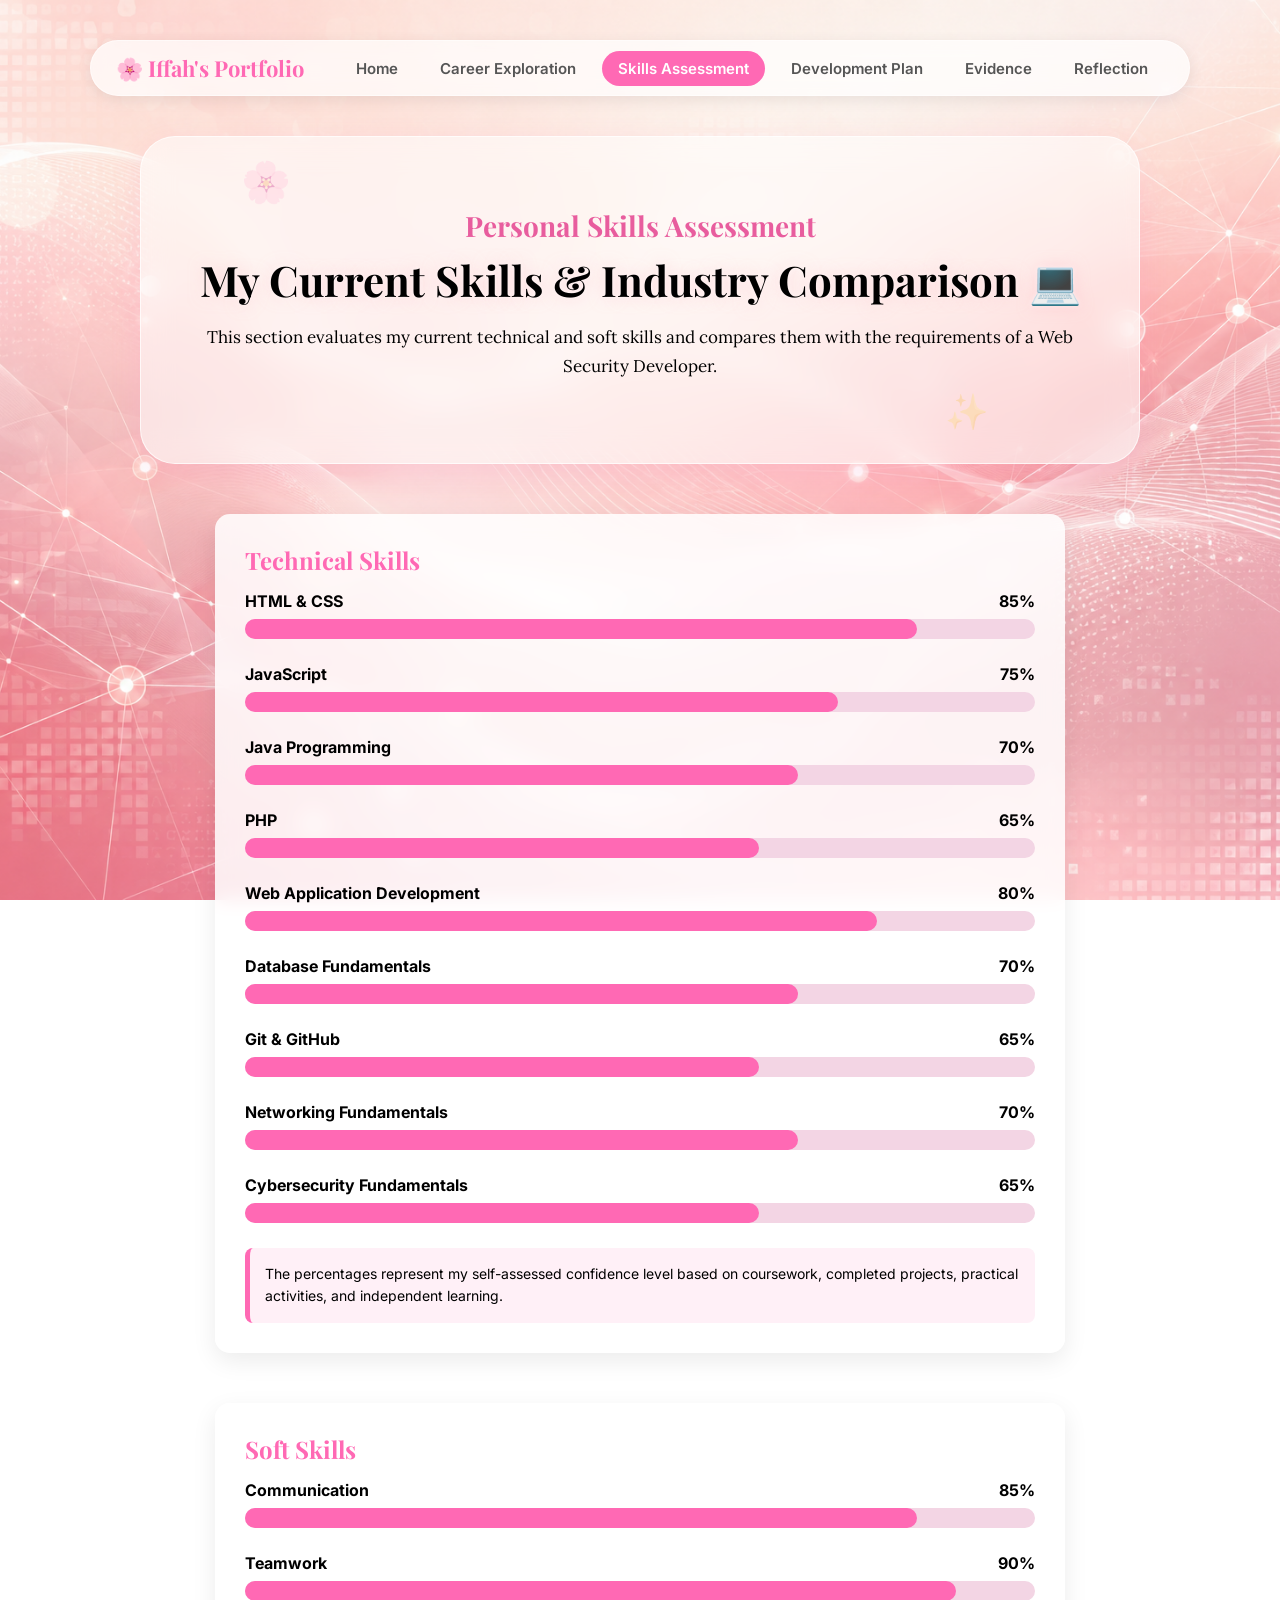
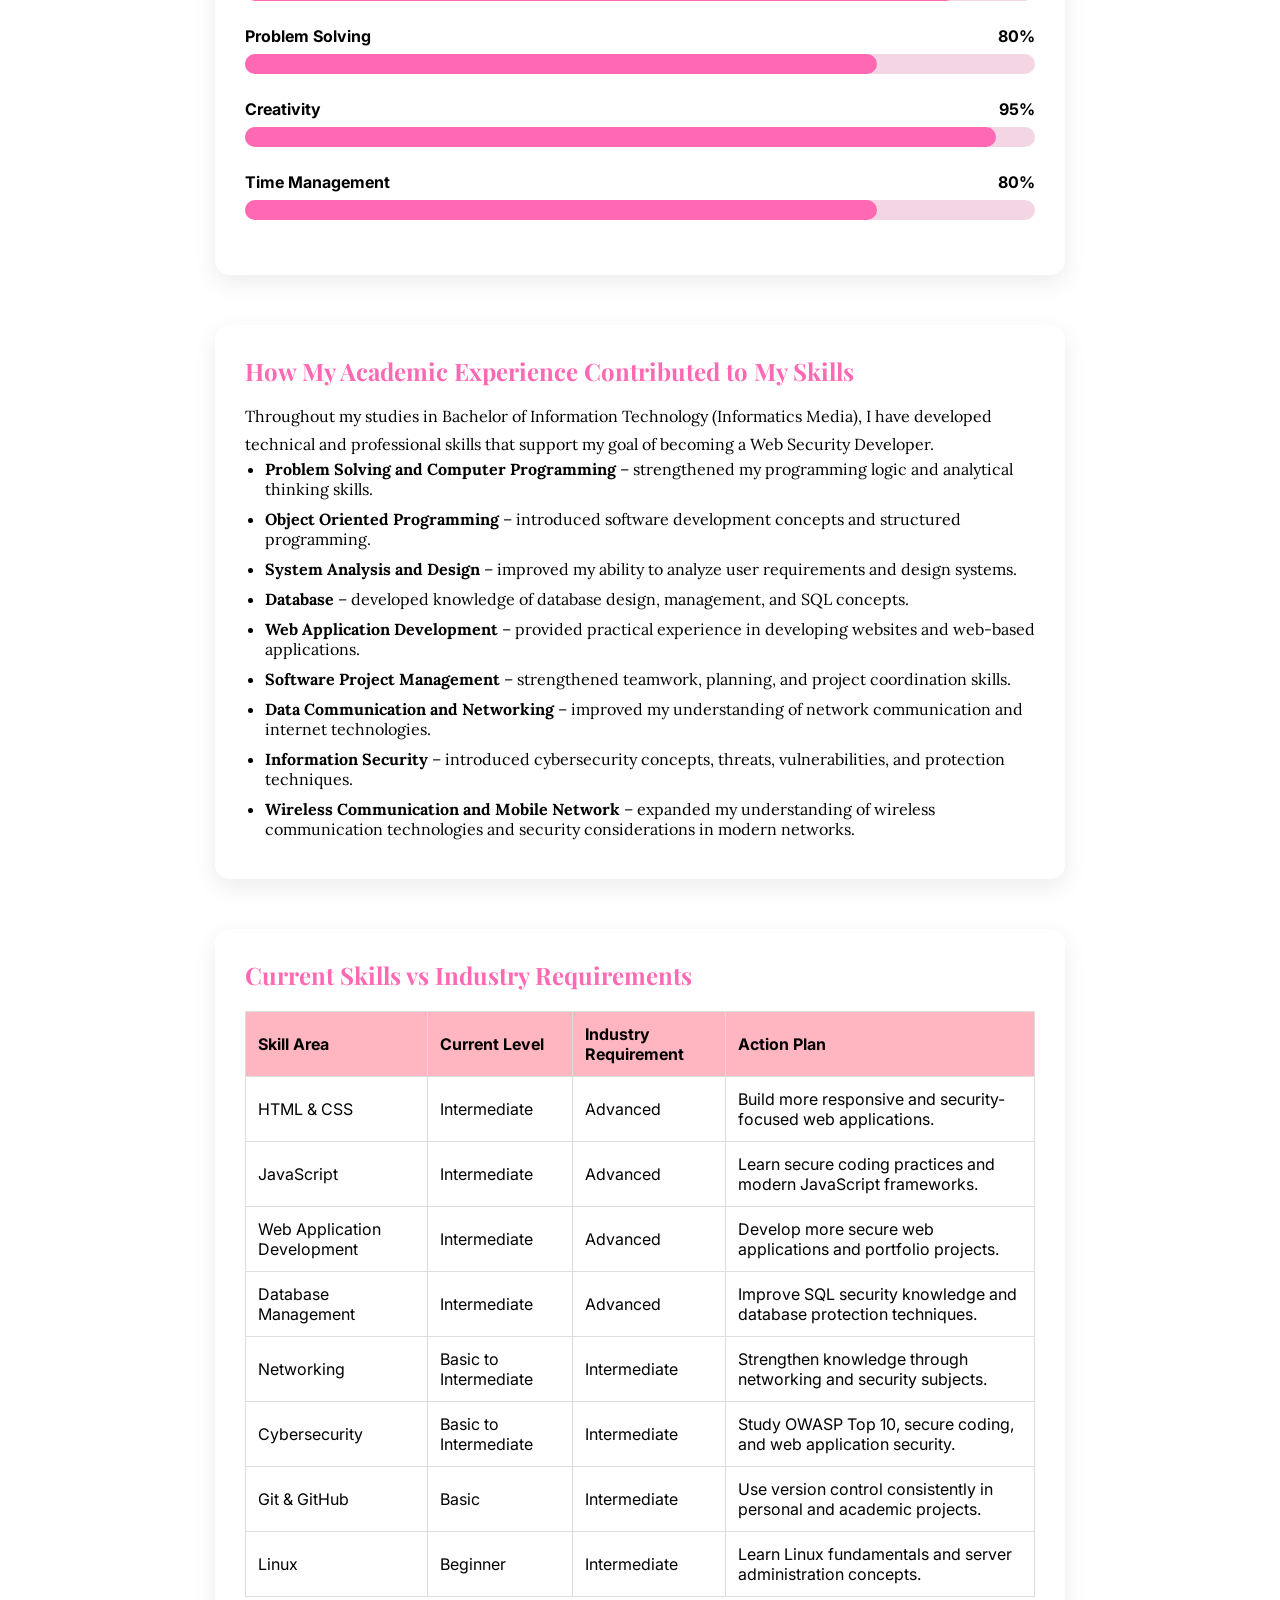
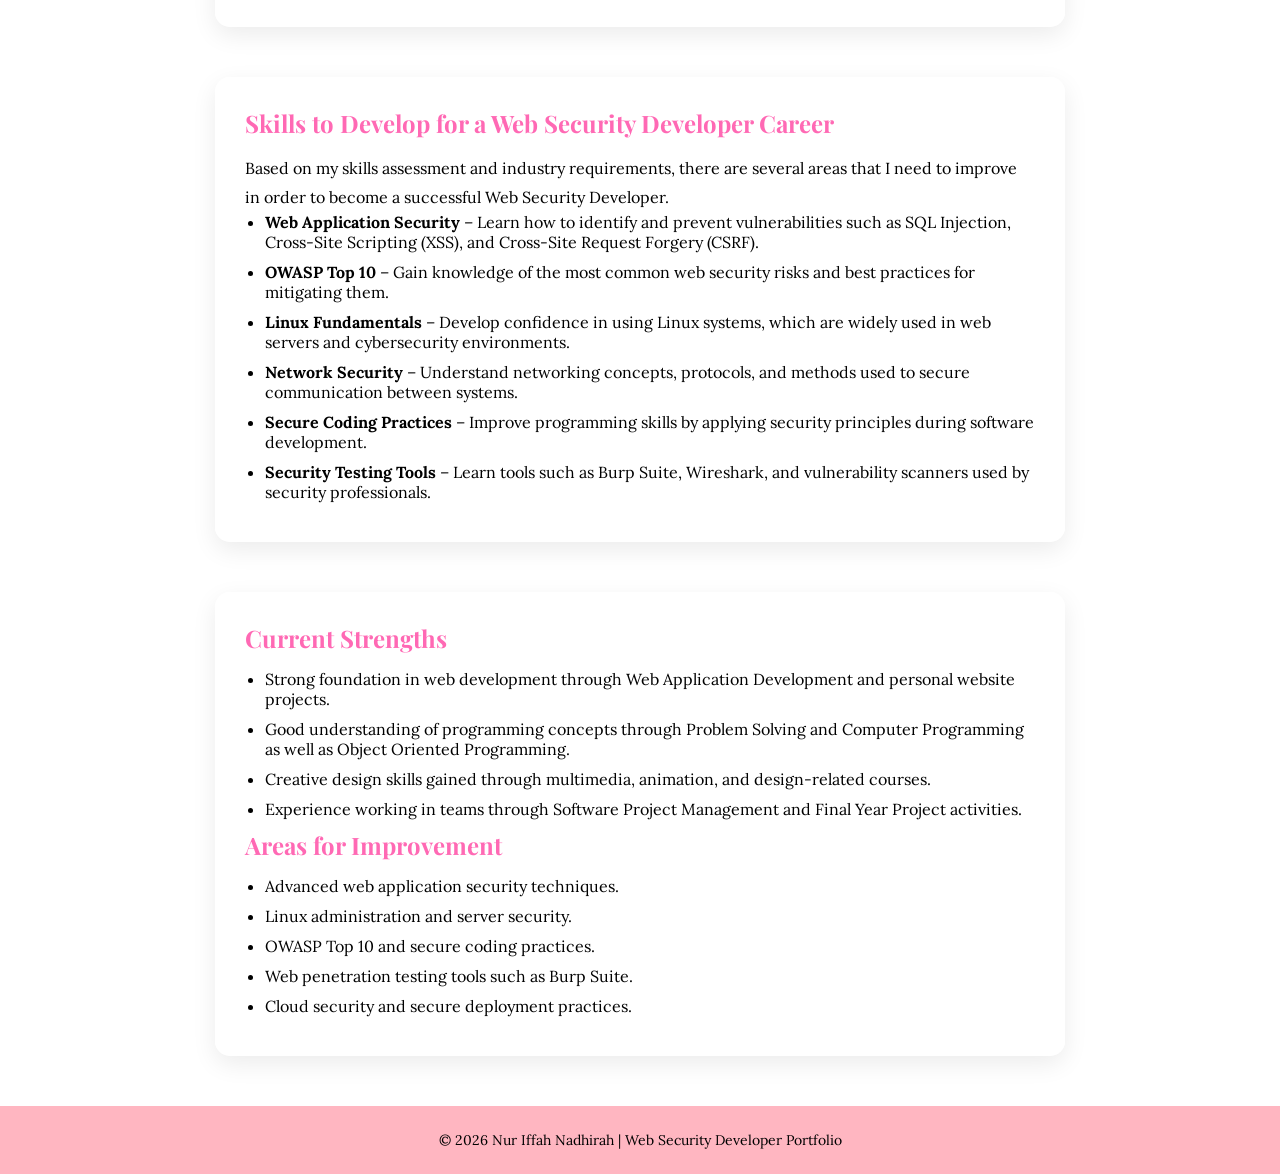
<file: skills.html>
<!DOCTYPE html>
<html lang="en">

<head>
    <meta charset="UTF-8">
    <meta name="viewport" content="width=device-width, initial-scale=1.0">
    <title>Skills Assessment | Web Security Developer Portfolio</title>
<link rel="preconnect" href="https://fonts.googleapis.com">
<link rel="preconnect" href="https://fonts.gstatic.com" crossorigin>

<link href="https://fonts.googleapis.com/css2?family=Inter:wght@400;500;600;700&family=Lora:wght@400;500;600;700&family=Playfair+Display:wght@600;700;800&display=swap" rel="stylesheet">
    <link rel="stylesheet" href="style.css">
    <link rel="icon" type="image/png" href="images/favicon.png">
</head>

<body>

    <!-- Navigation -->
    <nav>
        <h1>🌸 Iffah's Portfolio</h1>

<div class="menu-toggle" id="menu-toggle">
        ☰
    </div>


        <ul id="nav-links">
            <li><a href="index.html">Home</a></li>
            <li><a href="career.html">Career Exploration</a></li>
            <li><a href="skills.html" class="active">Skills Assessment</a></li>
            <li><a href="development.html">Development Plan</a></li>
            <li><a href="evidence.html">Evidence</a></li>
            <li><a href="reflection.html">Reflection</a></li>
        </ul>
    </nav>

    <!-- Hero Section -->
    <section class="hero">

        <h2>Personal Skills Assessment</h2>

        <h1>My Current Skills & Industry Comparison</h1>

        <p>
            This section evaluates my current technical and soft skills
            and compares them with the requirements of a Web Security Developer.
        </p>

    </section>

  <section class="career-section">


<h2>Technical Skills</h2>

<div class="skill">
    <div class="skill-name">
        <span>HTML & CSS</span>
        <span>85%</span>
    </div>
    <div class="bar">
        <div class="fill" style="width:85%;"></div>
    </div>
</div>

<div class="skill">
    <div class="skill-name">
        <span>JavaScript</span>
        <span>75%</span>
    </div>
    <div class="bar">
        <div class="fill" style="width:75%;"></div>
    </div>
</div>

<div class="skill">
    <div class="skill-name">
        <span>Java Programming</span>
        <span>70%</span>
    </div>
    <div class="bar">
        <div class="fill" style="width:70%;"></div>
    </div>
</div>

<div class="skill">
    <div class="skill-name">
        <span>PHP</span>
        <span>65%</span>
    </div>
    <div class="bar">
        <div class="fill" style="width:65%;"></div>
    </div>
</div>

<div class="skill">
    <div class="skill-name">
        <span>Web Application Development</span>
        <span>80%</span>
    </div>
    <div class="bar">
        <div class="fill" style="width:80%;"></div>
    </div>
</div>

<div class="skill">
    <div class="skill-name">
        <span>Database Fundamentals</span>
        <span>70%</span>
    </div>
    <div class="bar">
        <div class="fill" style="width:70%;"></div>
    </div>
</div>

<div class="skill">
    <div class="skill-name">
        <span>Git & GitHub</span>
        <span>65%</span>
    </div>
    <div class="bar">
        <div class="fill" style="width:65%;"></div>
    </div>
</div>

<div class="skill">
    <div class="skill-name">
        <span>Networking Fundamentals</span>
        <span>70%</span>
    </div>
    <div class="bar">
        <div class="fill" style="width:70%;"></div>
    </div>
</div>

<div class="skill">
    <div class="skill-name">
        <span>Cybersecurity Fundamentals</span>
        <span>65%</span>
    </div>
    <div class="bar">
        <div class="fill" style="width:65%;"></div>
    </div>
</div>

<div class="note">
    The percentages represent my self-assessed confidence level based on
    coursework, completed projects, practical activities, and independent learning.
</div>


</section>


    <!-- Soft Skills -->
    <section class="career-section">

        <h2>Soft Skills</h2>

        <div class="skill">
            <div class="skill-name">
                <span>Communication</span>
                <span>85%</span>
            </div>

            <div class="bar">
                <div class="fill" style="width:85%;"></div>
            </div>
        </div>

        <div class="skill">
            <div class="skill-name">
                <span>Teamwork</span>
                <span>90%</span>
            </div>

            <div class="bar">
                <div class="fill" style="width:90%;"></div>
            </div>
        </div>

        <div class="skill">
            <div class="skill-name">
                <span>Problem Solving</span>
                <span>80%</span>
            </div>

            <div class="bar">
                <div class="fill" style="width:80%;"></div>
            </div>
        </div>

        <div class="skill">
            <div class="skill-name">
                <span>Creativity</span>
                <span>95%</span>
            </div>

            <div class="bar">
                <div class="fill" style="width:95%;"></div>
            </div>
        </div>

        <div class="skill">
            <div class="skill-name">
                <span>Time Management</span>
                <span>80%</span>
            </div>

            <div class="bar">
                <div class="fill" style="width:80%;"></div>
            </div>
        </div>

    </section>

    <section class="career-section">


<h2>How My Academic Experience Contributed to My Skills</h2>

<p>
    Throughout my studies in Bachelor of Information Technology
    (Informatics Media), I have developed technical and professional
    skills that support my goal of becoming a Web Security Developer.
</p>

<ul>

    <li>
        <strong>Problem Solving and Computer Programming</strong> –
        strengthened my programming logic and analytical thinking skills.
    </li>

    <li>
        <strong>Object Oriented Programming</strong> –
        introduced software development concepts and structured programming.
    </li>

    <li>
        <strong>System Analysis and Design</strong> –
        improved my ability to analyze user requirements and design systems.
    </li>

    <li>
        <strong>Database</strong> –
        developed knowledge of database design, management,
        and SQL concepts.
    </li>

    <li>
        <strong>Web Application Development</strong> –
        provided practical experience in developing websites
        and web-based applications.
    </li>

    <li>
        <strong>Software Project Management</strong> –
        strengthened teamwork, planning, and project coordination skills.
    </li>

    <li>
        <strong>Data Communication and Networking</strong> –
        improved my understanding of network communication
        and internet technologies.
    </li>

    <li>
        <strong>Information Security</strong> –
        introduced cybersecurity concepts, threats,
        vulnerabilities, and protection techniques.
    </li>

    <li>
    <strong>Wireless Communication and Mobile Network</strong> –
    expanded my understanding of wireless communication technologies
    and security considerations in modern networks.
</li>

</ul>


</section>


    <!-- Comparison Section -->
    <section class="career-section">

        <h2>Current Skills vs Industry Requirements</h2>

        <table>

            <tr>
                <th>Skill Area</th>
                <th>Current Level</th>
                <th>Industry Requirement</th>
                <th>Action Plan</th>
            </tr>

            <tr>
    <td>HTML & CSS</td>
    <td>Intermediate</td>
    <td>Advanced</td>
    <td>Build more responsive and security-focused web applications.</td>
</tr>

<tr>
    <td>JavaScript</td>
    <td>Intermediate</td>
    <td>Advanced</td>
    <td>Learn secure coding practices and modern JavaScript frameworks.</td>
</tr>

<tr>
    <td>Web Application Development</td>
    <td>Intermediate</td>
    <td>Advanced</td>
    <td>Develop more secure web applications and portfolio projects.</td>
</tr>

<tr>
    <td>Database Management</td>
    <td>Intermediate</td>
    <td>Advanced</td>
    <td>Improve SQL security knowledge and database protection techniques.</td>
</tr>

<tr>
    <td>Networking</td>
    <td>Basic to Intermediate</td>
    <td>Intermediate</td>
    <td>Strengthen knowledge through networking and security subjects.</td>
</tr>

<tr>
    <td>Cybersecurity</td>
    <td>Basic to Intermediate</td>
    <td>Intermediate</td>
    <td>Study OWASP Top 10, secure coding, and web application security.</td>
</tr>

<tr>
    <td>Git & GitHub</td>
    <td>Basic</td>
    <td>Intermediate</td>
    <td>Use version control consistently in personal and academic projects.</td>
</tr>

<tr>
    <td>Linux</td>
    <td>Beginner</td>
    <td>Intermediate</td>
    <td>Learn Linux fundamentals and server administration concepts.</td>
</tr>

        </table>

    </section>

    <section class="career-section">

    <h2>Skills to Develop for a Web Security Developer Career</h2>

    <p>
        Based on my skills assessment and industry requirements, there are several
        areas that I need to improve in order to become a successful Web Security Developer.
    </p>

    <ul>
        <li>
            <strong>Web Application Security</strong> – Learn how to identify and prevent
            vulnerabilities such as SQL Injection, Cross-Site Scripting (XSS), and Cross-Site Request Forgery (CSRF).
        </li>

        <li>
            <strong>OWASP Top 10</strong> – Gain knowledge of the most common web security risks
            and best practices for mitigating them.
        </li>

        <li>
            <strong>Linux Fundamentals</strong> – Develop confidence in using Linux systems,
            which are widely used in web servers and cybersecurity environments.
        </li>

        <li>
            <strong>Network Security</strong> – Understand networking concepts, protocols,
            and methods used to secure communication between systems.
        </li>

        <li>
            <strong>Secure Coding Practices</strong> – Improve programming skills by applying
            security principles during software development.
        </li>

        <li>
            <strong>Security Testing Tools</strong> – Learn tools such as Burp Suite,
            Wireshark, and vulnerability scanners used by security professionals.
        </li>

    </ul>

</section>

<section class="career-section">

<h2>Current Strengths</h2>

<ul>

    <li>
        Strong foundation in web development through Web Application Development
        and personal website projects.
    </li>

    <li>
        Good understanding of programming concepts through Problem Solving
        and Computer Programming as well as Object Oriented Programming.
    </li>

    <li>
        Creative design skills gained through multimedia, animation,
        and design-related courses.
    </li>

    <li>
        Experience working in teams through Software Project Management
        and Final Year Project activities.
    </li>

</ul>

<h2>Areas for Improvement</h2>

<ul>

    <li>Advanced web application security techniques.</li>

    <li>Linux administration and server security.</li>

    <li>OWASP Top 10 and secure coding practices.</li>

    <li>Web penetration testing tools such as Burp Suite.</li>

    <li>Cloud security and secure deployment practices.</li>

</ul>


</section>


    <script src="script.js"></script>

    <footer>
    <p>
        © 2026 Nur Iffah Nadhirah | Web Security Developer Portfolio
    </p>
</footer>
</body>

</html>
</file>
<file: style.css>
*{
    margin:0;
    padding:0;
    box-sizing:border-box;
}

body{
    font-family:'Inter', sans-serif;

    background-image:url("images/pink-background.png");
    background-size:cover;
    background-position:center;
    background-attachment:fixed;

    padding-top:20px;
}

nav{
    width:90%;
    max-width:1100px;
    margin:20px auto;

    display:flex;
    justify-content:space-between;
    align-items:center;

    padding:12px 25px;

    background:rgba(255,255,255,0.7);
    border:1px solid rgba(255,255,255,0.5);
    backdrop-filter:blur(10px);

    border-radius:50px;

    box-shadow:0 4px 15px rgba(0,0,0,0.08);

    position:sticky;
    top:15px;
    z-index:1000;
}

nav h1{
    font-family:'Playfair Display', serif;
    font-size:22px;
    color:#ff69b4;
    font-weight:700;
}

nav ul{
    display:flex;
    gap:10px;
    list-style:none;
}

nav ul li a{
    text-decoration:none;
    color:#555;

    font-family:'Inter', sans-serif;
    font-size:15px;
    font-weight:600;

    padding:8px 16px;

    border-radius:25px;

    transition:0.3s;
}


.btn{
    display:inline-block;

font-family:'Inter', sans-serif;
font-weight:600;

    margin-top:20px;

    padding:12px 25px;

    background:#ff69b4;

    color:white;

    text-decoration:none;

    border-radius:10px;
}

.btn:hover{
    background:#ff4fa3;
    transform:translateY(-2px);
    box-shadow:0 6px 15px rgba(255,105,180,0.35);
    transition:0.3s;
}


.career-section h2{
    font-family:'Playfair Display', serif;
    color:#ff69b4;

    margin-bottom:15px;
}

.career-section p{
    font-family:'Lora', serif;
    line-height:1.8;
}

.career-section ul{
    padding-left:20px;
}

.career-section li{
    font-family:'Lora', serif;
    margin-bottom:10px;
}

.skill{
    margin-bottom:25px;
}

.skill-name{
    display:flex;
    justify-content:space-between;
    margin-bottom:8px;
    font-weight:bold;
}

.bar{
    width:100%;
    height:20px;
    background:#f3d5e4;
    border-radius:20px;
}

.fill{
    height:100%;
    background:#ff69b4;
    border-radius:20px;
}

table{
    width:100%;
    border-collapse:collapse;
    margin-top:20px;
}

th, td{
    border:1px solid #ddd;
    padding:12px;
    text-align:left;
}

th{
    background:#ffb6c1;
}

details{
    margin-top:20px;
}

details[open]{
    animation:fadeIn 0.4s ease;
}

@keyframes fadeIn{
    from{
        opacity:0;
        transform:translateY(-10px);
    }

    to{
        opacity:1;
        transform:translateY(0);
    }
}

@keyframes float{
    0%,100%{
        transform:translateY(0);
    }
    50%{
        transform:translateY(-10px);
    }
}

@keyframes gradientMove{

    0%{
        background-position:0% 50%;
    }

    50%{
        background-position:100% 50%;
    }

    100%{
        background-position:0% 50%;
    }
}

@keyframes sparkle{

    0%,100%{
        transform:translateY(0) rotate(0deg);
    }

    50%{
        transform:translateY(-10px) rotate(15deg);
    }
}

@keyframes glow{

    from{
        text-shadow:
        0 0 5px rgba(255,255,255,0.5),
        0 0 10px rgba(255,182,193,0.4);
    }

    to{
        text-shadow:
        0 0 10px rgba(255,255,255,0.8),
        0 0 20px rgba(255,105,180,0.6);
    }
}

.project img{
    width:350px;
    max-width:100%;
    height:220px;
    object-fit:cover;

    border-radius:10px;
    margin-top:15px;

    box-shadow:0 4px 12px rgba(0,0,0,0.15);
    border:3px solid #fff0f7;

    transition:0.3s;
}

details img:hover{
    transform:scale(1.03);
}


.career-section{
    max-width:850px;

    margin:50px auto;

    padding:30px;

    background:rgba(255,255,255,0.85);

backdrop-filter:blur(10px);

    border-radius:15px;

    box-shadow:
0 8px 25px rgba(0,0,0,0.08);
    transition:0.3s;
}

.career-section:hover{
    transform:translateY(-3px);
}

.note{
    margin-top:15px;
    padding:15px;
    background:#fff0f7;
    border-left:5px solid #ff69b4;
    border-radius:8px;
    font-size:14px;
    line-height:1.6;
}

.project-btn{
    display:inline-block;
    font-family:'Inter', sans-serif;
    margin-top:15px;
    margin-right:10px;
    padding:10px 20px;
    background:#ff69b4;
    color:white;
    box-shadow:0 4px 10px rgba(255,105,180,0.25);
    text-decoration:none;
    border-radius:8px;
    font-weight:bold;
    transition:0.3s;
}

.project-btn:hover{
    background:#ff4fa3;
    transform:translateY(-2px);

    box-shadow:0 6px 15px rgba(255,105,180,0.35);
}

.project{
    margin-top:30px;
    margin-bottom:40px;
}

.project p{
    margin-top:10px;
    margin-bottom:15px;
}

.project img{
    margin-top:15px;
}


hr{
    border:none;
    height:2px;
    background:#ffd1e6;
    margin:40px 0;
}

summary{
    cursor:pointer;
    font-size:22px;
    font-weight:bold;
    padding:15px;
    background:#fff0f7;
    border-radius:10px;
    transition:0.3s;
}

summary:hover{
    background:#ffe3f1;
}


.project img{
    box-shadow:0 4px 12px rgba(0,0,0,0.15);
}


.project h3{
    font-family:'Playfair Display', serif;
    color:#ff69b4;
    margin-bottom:10px;
}

.project img{
    margin-top:15px;
    box-shadow:0 4px 12px rgba(0,0,0,0.15);
    border:3px solid #fff0f7;
}

.project img:hover{
    transform:scale(1.03);
    cursor:pointer;
}

nav ul li a:hover{
    background:#ff69b4;
    color:white;
}

nav ul li a.active{
    background:#ff69b4;
    color:white;
}

.menu-toggle{
    display: none;
    font-size: 30px;
    cursor: pointer;
    font-weight: bold;
}

@media screen and (max-width: 768px){

    nav{
        width:95%;
        padding:12px 20px;
        flex-wrap:wrap;
    }

    nav h1{
        font-size:20px;
    }

    .menu-toggle{
        display:block;
        font-size:30px;
        cursor:pointer;
    }

    nav ul{
        display:none;
        width:100%;
        flex-direction:column;
        gap:8px;
        margin-top:15px;
    }

    nav ul.show{
        display:flex;
    }

    nav ul li{
        text-align:center;
        margin:5px 0;
    }

    nav ul li a{
        display:block;
        width:100%;
        text-align:center;
        padding:10px;
    }

    table{
        display:block;
        overflow-x:auto;
        white-space:nowrap;
    }
}
.career-section h3{
    font-family:'Playfair Display', serif;
    color:#ff69b4;
    margin-bottom:10px;
}

footer{
    text-align:center;
    padding:25px;
    background:#ffb6c1;
    margin-top:50px;
}

footer p{
    font-family:'Lora', sans-serif;
    font-size:14px;
}

.hero{
    max-width:1000px;
    margin:40px auto;

    padding:70px 40px;

    border-radius:35px;

    background:rgba(255,255,255,0.55);
    backdrop-filter:blur(15px);

    border:1px solid rgba(255,255,255,0.7);

    box-shadow:0 10px 30px rgba(255,105,180,0.15);

    text-align:center;

    position:relative;
    overflow:hidden;
}

.hero h1{
    font-family:'Playfair Display', serif;
    font-size:42px;
    margin-bottom:15px;

    text-shadow:
        0 0 5px rgba(255,255,255,0.6),
        0 0 15px rgba(255,182,193,0.5);

    animation:glow 3s ease-in-out infinite alternate;
}

.hero h1::after{
    content:" 💻";
}

.hero h2{
    font-family:'Playfair Display', serif;
    color:#e85d9e;
    font-size:28px;
    margin-bottom:8px;
}

.hero p{
    font-family:'Lora', serif;
    font-size:17px;
    margin-bottom:12px;
    line-height:1.7;
}

.hero h1,
.hero h2,
.hero p,
.btn{
    position:relative;
    z-index:1;
}

.hero::before{
    content:"🌸";
    position:absolute;
    top:20px;
    left:10%;
    font-size:40px;
    opacity:0.3;
    animation:float 4s ease-in-out infinite;
}

.hero::after{
    content:"✨";
    position:absolute;
    bottom:30px;
    right:15%;
    font-size:35px;
    opacity:0.2;
    animation:sparkle 5s ease-in-out infinite;
}

.student-id{

    display:inline-block;

    margin:15px 0;

    padding:8px 18px;

    background:rgba(250, 79, 218, 0.847);

    backdrop-filter:blur(10px);

    border:1px solid rgba(255,255,255,0.8);

    border-radius:25px;

    font-size:15px;

    font-weight:600;

    color:#2b2626;

    box-shadow:0 4px 10px rgba(0,0,0,0.08);
}
</file>
